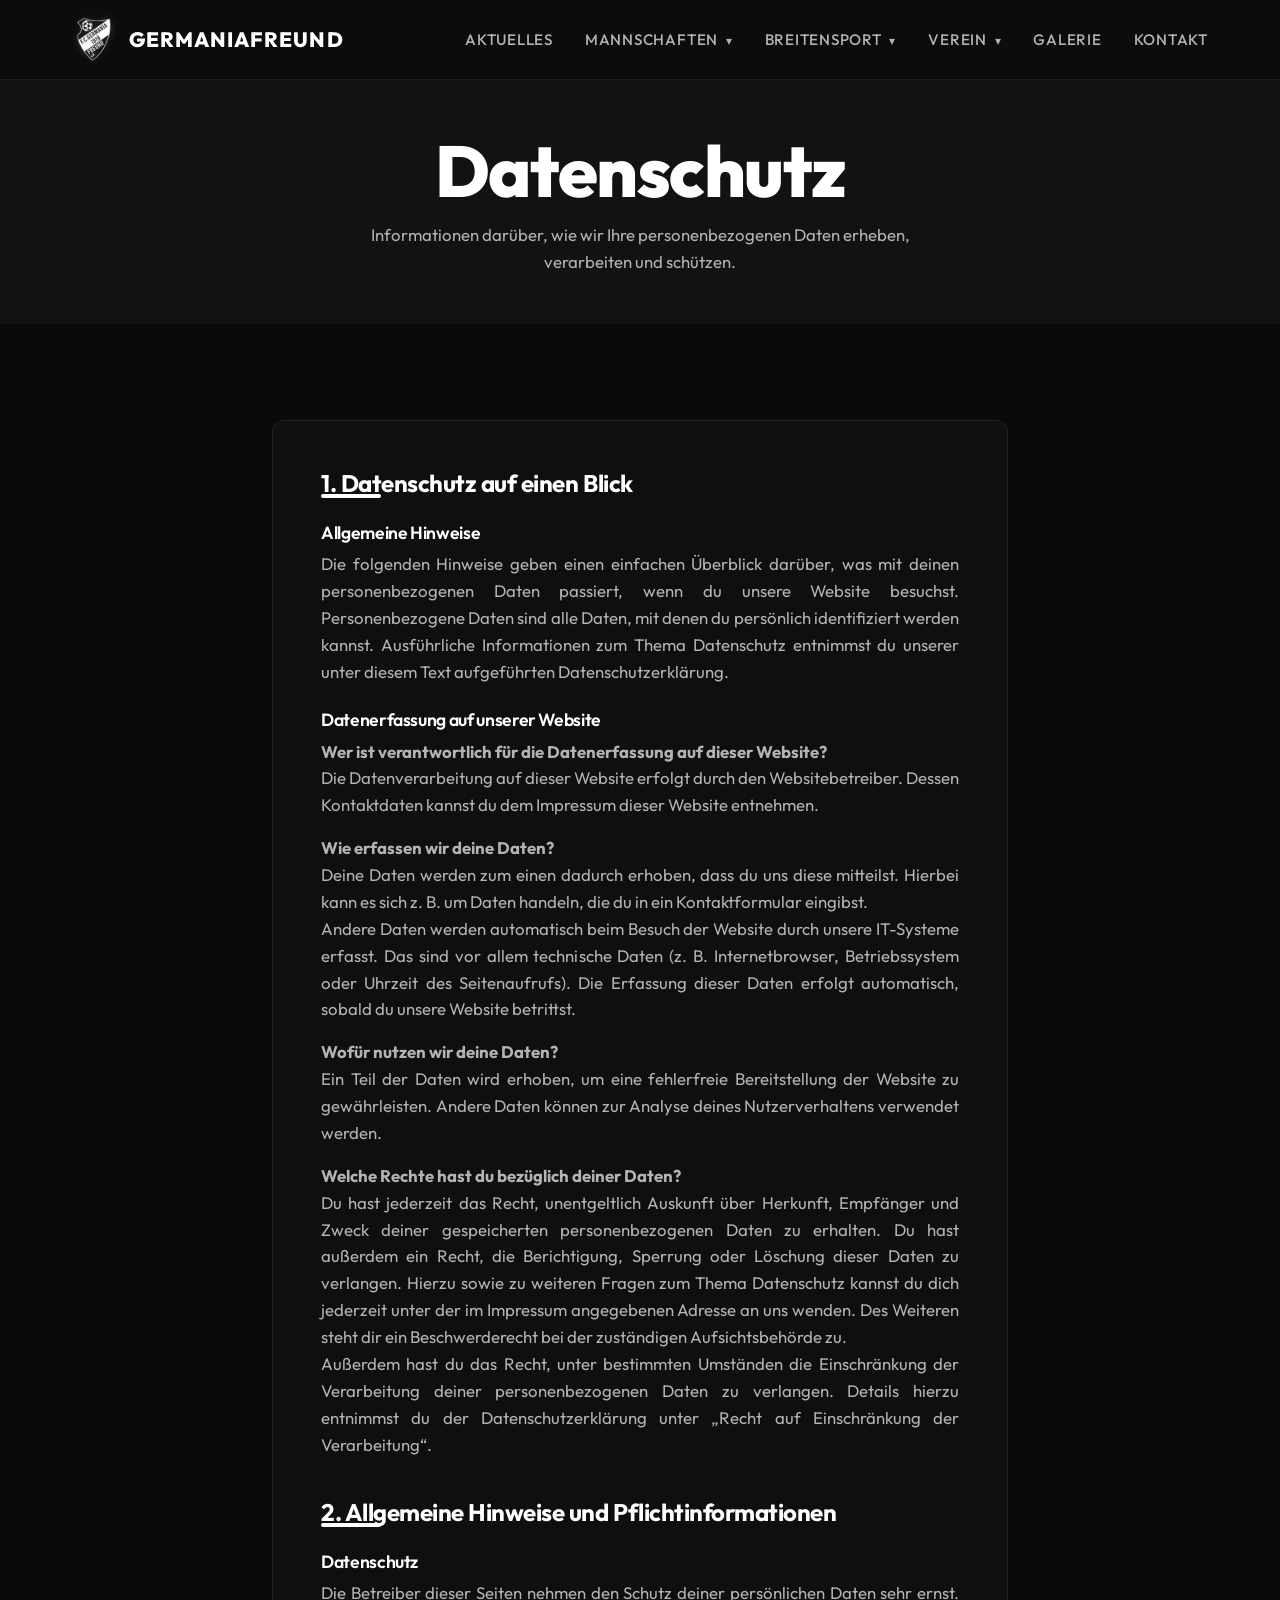
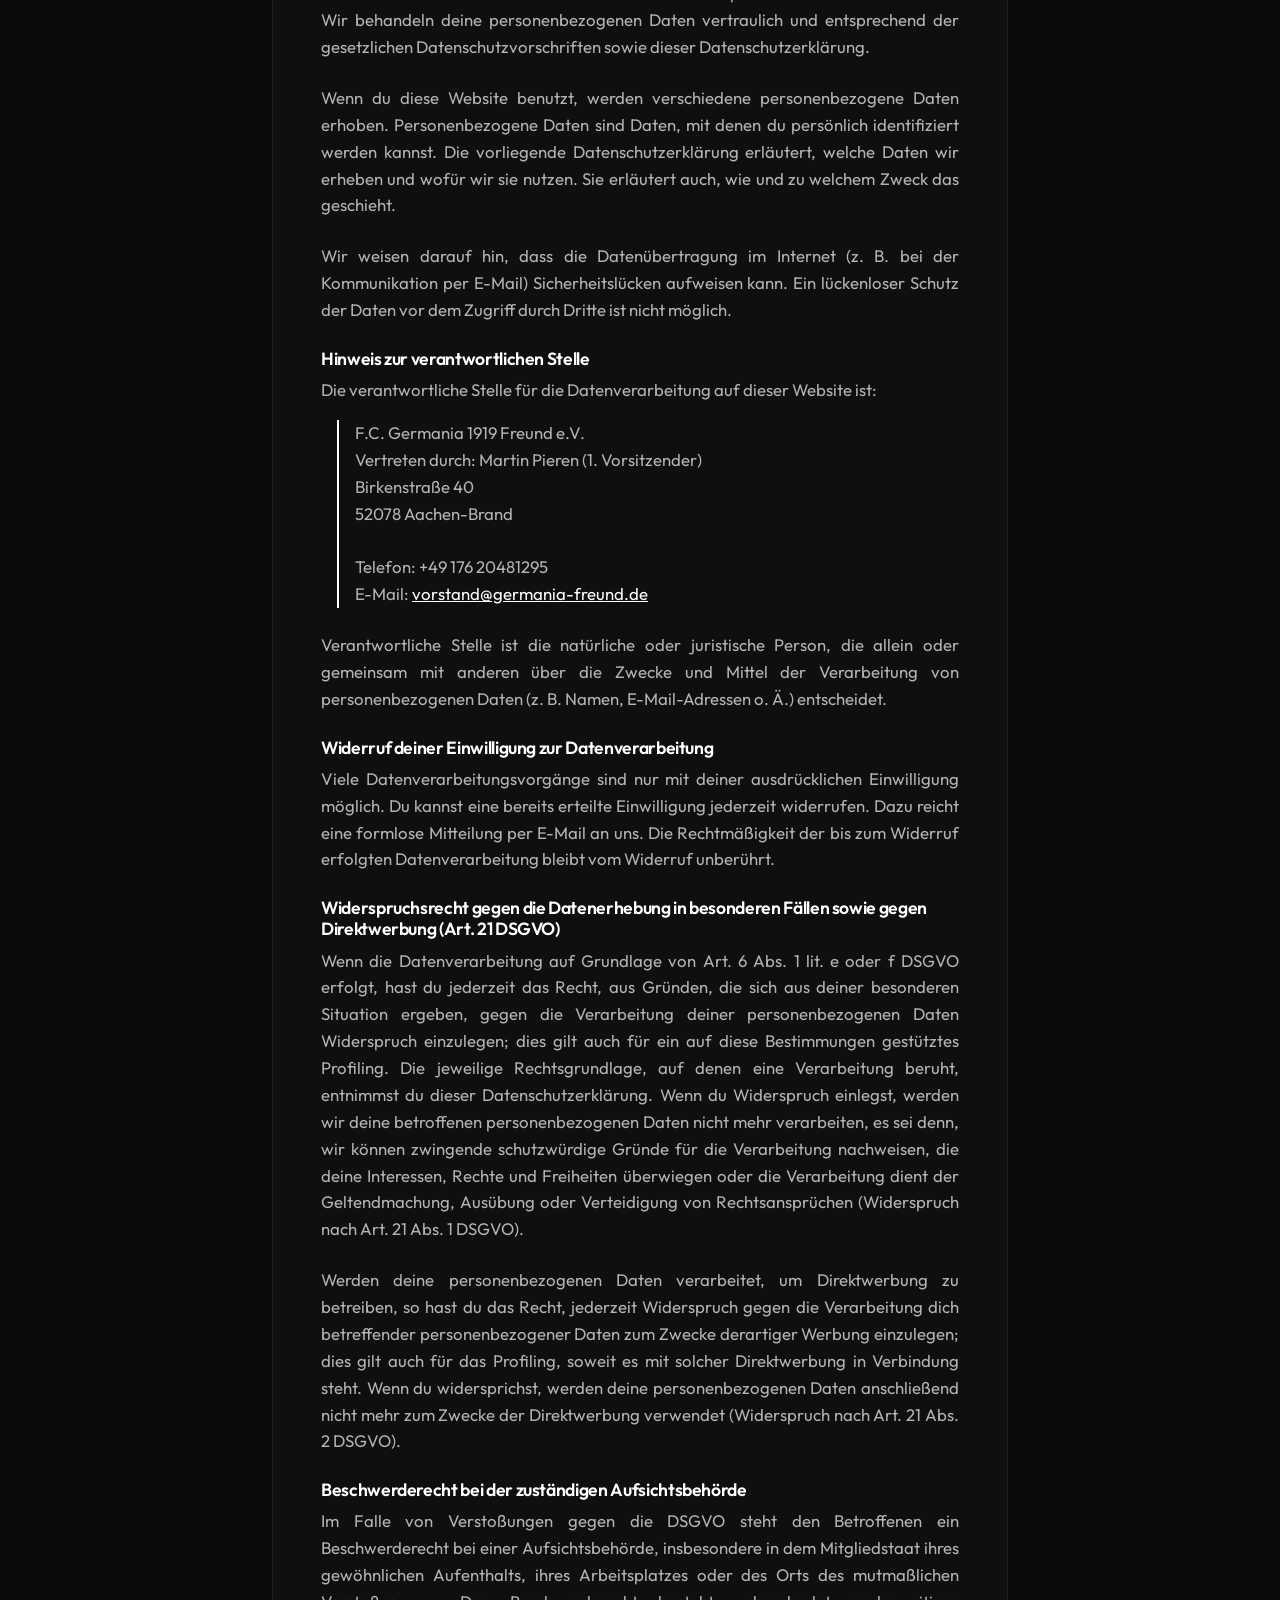
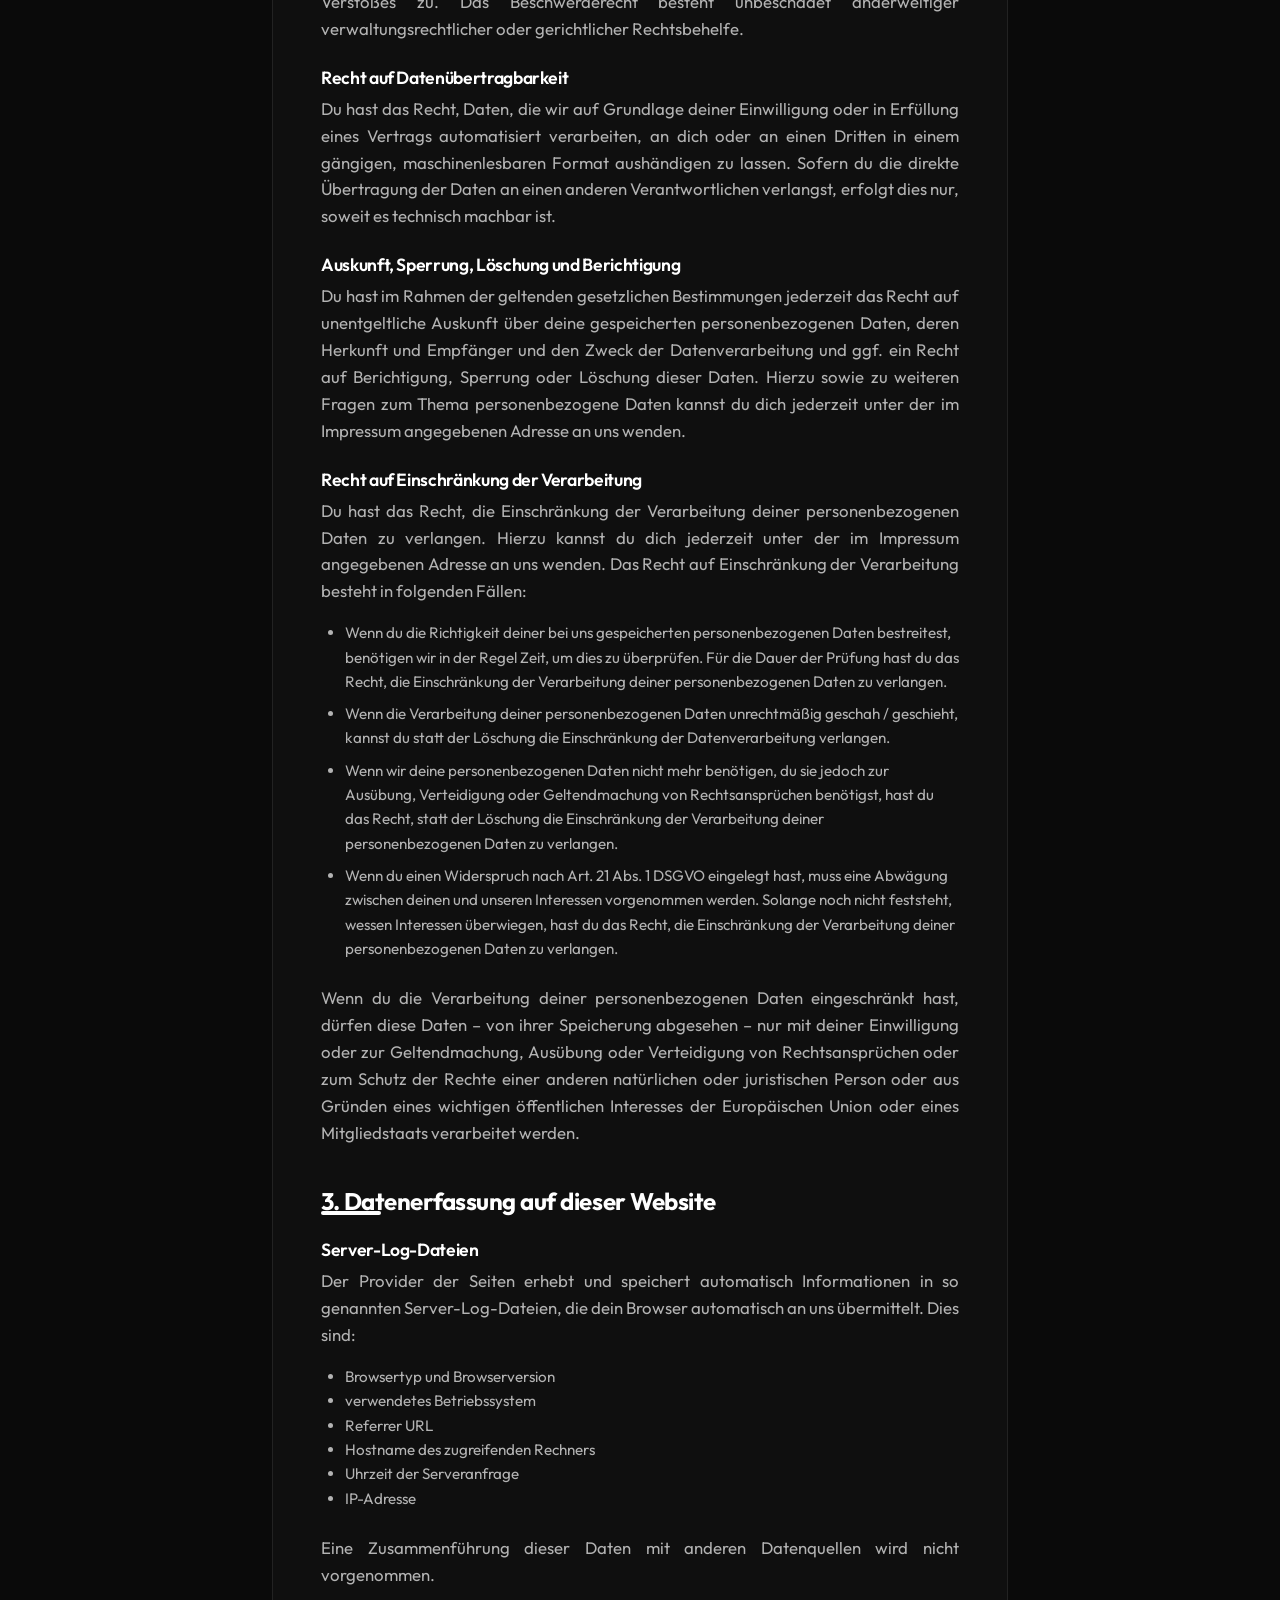
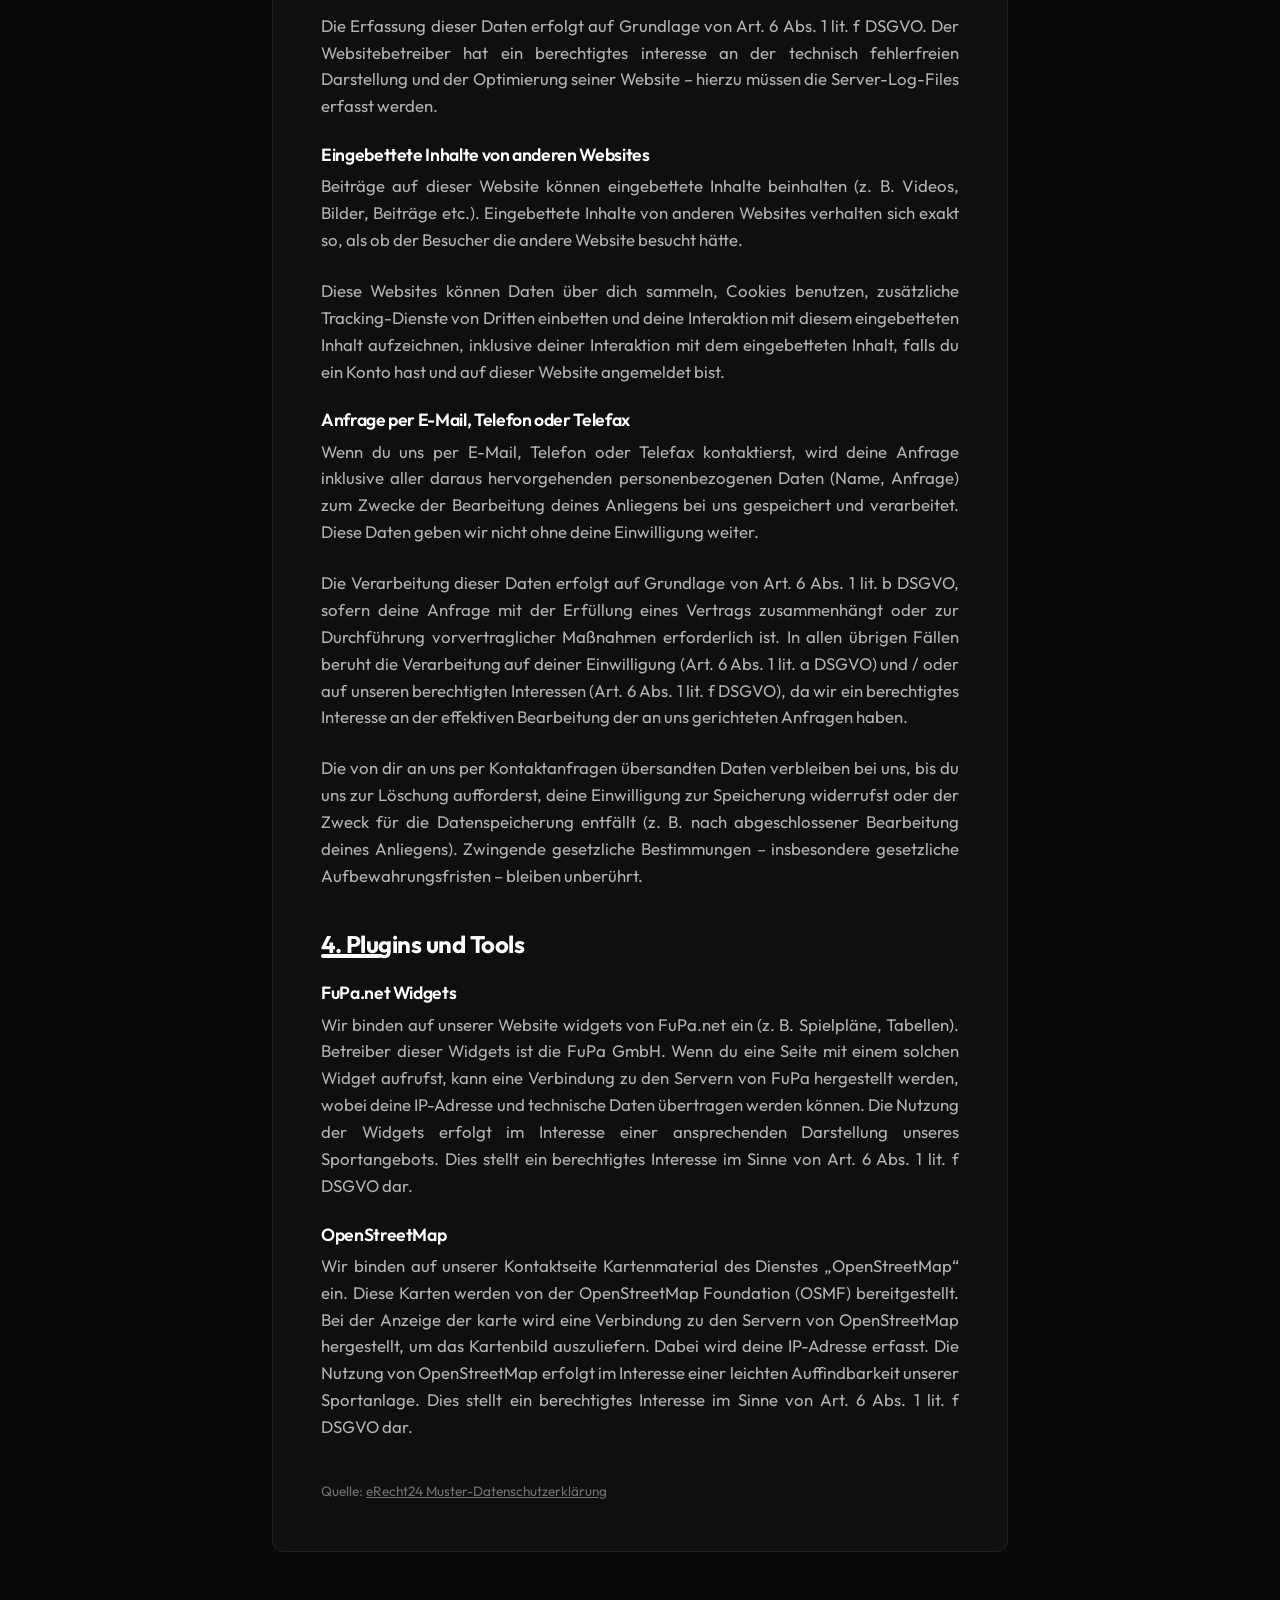
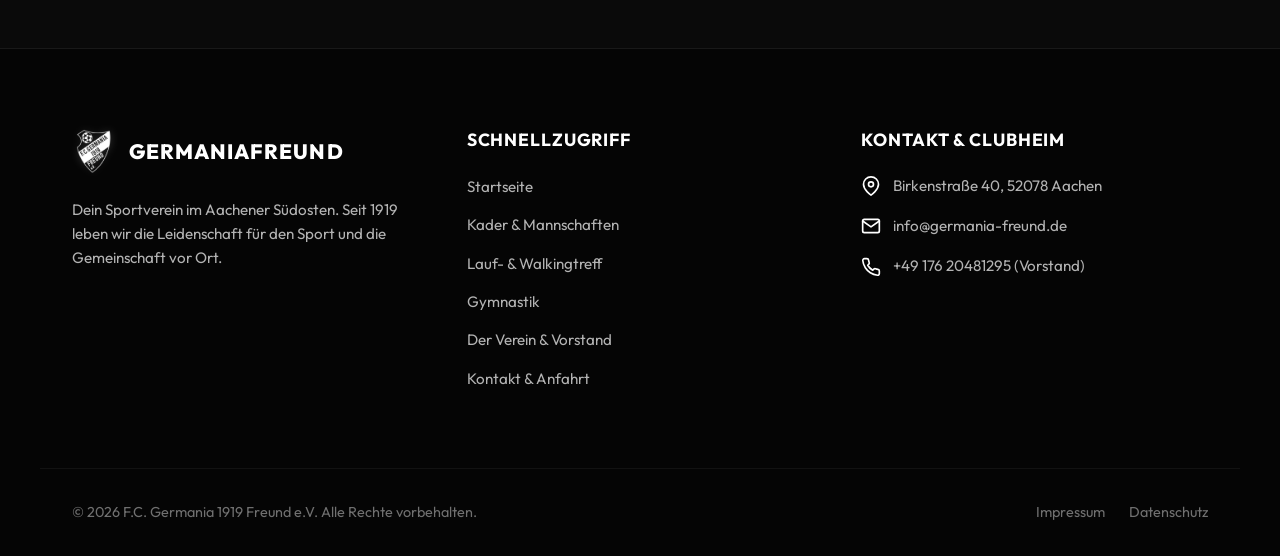
<file: datenschutz.html>
<!DOCTYPE html>
<html lang="de">
<head>
    <meta charset="UTF-8">
    <meta name="viewport" content="width=device-width, initial-scale=1.0">
    <title>Datenschutzerklärung | F.C. Germania 1919 Freund e.V.</title>
    <meta name="description" content="Datenschutzerklärung des F.C. Germania 1919 Freund e.V. Informationen zum Schutz Ihrer persönlichen Daten nach der DSGVO.">
    <link rel="stylesheet" href="css/style.css?v=1.7">
    <link rel="icon" type="image/png" href="Bilder/Allgemein/Logo.png">
</head>
<body>

    <!-- --- HEADER / NAVIGATION --- -->
    <header class="header">
        <div class="container nav-container">
            <a href="index.html" class="logo">
                <img src="Bilder/Allgemein/Logo.png" alt="Germania Freund Logo" class="logo-icon" onerror="this.src='QR_Code_Homepage.png';">
                <div class="logo-text">Germania<span>Freund</span></div>
            </a>
            
            <nav>
                <ul class="nav-links">
                    <li><a href="index.html#aktuelles" class="nav-link">Aktuelles</a></li>
                    <li class="dropdown">
                        <a href="mannschaften.html" class="nav-link dropdown-toggle">Mannschaften <span class="arrow">&#9662;</span></a>
                        <ul class="dropdown-menu">
                            <li><a href="mannschaften.html" style="font-weight: 600;">Übersicht</a></li>
                            <li class="dropdown-divider"></li>
                            <li class="dropdown-header">Senioren</li>
                            <li><a href="erste-mannschaft.html">1. Herren</a></li>
                            <li><a href="zweite-mannschaft.html">2. Herren</a></li>
                            <li><a href="frauenmannschaft.html">1. Damen</a></li>
                            <li class="dropdown-divider"></li>
                            <li class="dropdown-header">Junioren</li>
                            <li><a href="mannschaften.html#jugend">Jugendteams</a></li>
                        </ul>
                    </li>
                                        <li class="dropdown">
                        <a href="laufgruppe.html" class="nav-link dropdown-toggle">Breitensport <span class="arrow">&#9662;</span></a>
                        <ul class="dropdown-menu">
                            <li><a href="laufgruppe.html">Lauf- &amp; Walkingtreff</a></li>
                            <li><a href="gymnastik.html">Gymnastik</a></li>
                        </ul>
                    </li>
                    <li class="dropdown">
                        <a href="verein.html" class="nav-link dropdown-toggle">Verein <span class="arrow">&#9662;</span></a>
                        <ul class="dropdown-menu">
                            <li><a href="verein.html" style="font-weight: 600;">Übersicht</a></li>
                            <li class="dropdown-divider"></li>
                            <li><a href="verein.html#ueber-uns">Über Uns</a></li>
                            <li><a href="verein.html#mitgliedschaft">Mitgliedschaft</a></li>
                            <li><a href="verein.html#vorstand">Der Vorstand</a></li>
                            <li><a href="verein.html#geschichte">Geschichte</a></li>
                            <li><a href="verein.html#camps">Fußball-Camps</a></li>
                        </ul>
                    </li>
                    <li><a href="galerie.html" class="nav-link">Galerie</a></li>
                    <li><a href="kontakt.html" class="nav-link">Kontakt</a></li>
                </ul>
            </nav>
            
            <button class="burger" aria-label="Menü öffnen">
                <span class="burger-line"></span>
                <span class="burger-line"></span>
                <span class="burger-line"></span>
            </button>
        </div>
    </header>

    <!-- --- PAGE HEADER --- -->
    <section class="section section-bg" style="padding-top: calc(var(--header-height) + 3rem); padding-bottom: 3rem;">
        <div class="container">
            <h1 class="text-center text-gradient" style="margin-bottom: 0.5rem;">Datenschutz</h1>
            <p class="text-center text-muted" style="max-width: 600px; margin: 0 auto;">Informationen darüber, wie wir Ihre personenbezogenen Daten erheben, verarbeiten und schützen.</p>
        </div>
    </section>

    <!-- --- DATENSCHUTZ CONTEN --- -->
	<section class="section">
        <div class="container" style="max-width: 800px;">
            <div class="card reveal" style="padding: 3rem; font-size: 0.95rem;">
                <h2 class="text-accent" style="font-size: 1.5rem; margin-bottom: 1rem; border-bottom: none; padding-bottom: 0;">1. Datenschutz auf einen Blick</h2>
                
                <h3 style="font-size: 1.1rem; margin-top: 1.5rem; margin-bottom: 0.5rem;">Allgemeine Hinweise</h3>
                <p style="line-height: 1.6; margin-bottom: 1.5rem; text-align: justify;">
                    Die folgenden Hinweise geben einen einfachen Überblick darüber, was mit deinen personenbezogenen Daten passiert, wenn du unsere Website besuchst. Personenbezogene Daten sind alle Daten, mit denen du persönlich identifiziert werden kannst. Ausführliche Informationen zum Thema Datenschutz entnimmst du unserer unter diesem Text aufgeführten Datenschutzerklärung.
                </p>
                
                <h3 style="font-size: 1.1rem; margin-top: 1.5rem; margin-bottom: 0.5rem;">Datenerfassung auf unserer Website</h3>
                <p style="line-height: 1.6; margin-bottom: 1rem;">
                    <strong>Wer ist verantwortlich für die Datenerfassung auf dieser Website?</strong><br>
                    Die Datenverarbeitung auf dieser Website erfolgt durch den Websitebetreiber. Dessen Kontaktdaten kannst du dem Impressum dieser Website entnehmen.
                </p>
                <p style="line-height: 1.6; margin-bottom: 1rem; text-align: justify;">
                    <strong>Wie erfassen wir deine Daten?</strong><br>
                    Deine Daten werden zum einen dadurch erhoben, dass du uns diese mitteilst. Hierbei kann es sich z. B. um Daten handeln, die du in ein Kontaktformular eingibst.<br>
                    Andere Daten werden automatisch beim Besuch der Website durch unsere IT-Systeme erfasst. Das sind vor allem technische Daten (z. B. Internetbrowser, Betriebssystem oder Uhrzeit des Seitenaufrufs). Die Erfassung dieser Daten erfolgt automatisch, sobald du unsere Website betrittst.
                </p>
                <p style="line-height: 1.6; margin-bottom: 1rem; text-align: justify;">
                    <strong>Wofür nutzen wir deine Daten?</strong><br>
                    Ein Teil der Daten wird erhoben, um eine fehlerfreie Bereitstellung der Website zu gewährleisten. Andere Daten können zur Analyse deines Nutzerverhaltens verwendet werden.
                </p>
                <p style="line-height: 1.6; margin-bottom: 1.5rem; text-align: justify;">
                    <strong>Welche Rechte hast du bezüglich deiner Daten?</strong><br>
                    Du hast jederzeit das Recht, unentgeltlich Auskunft über Herkunft, Empfänger und Zweck deiner gespeicherten personenbezogenen Daten zu erhalten. Du hast außerdem ein Recht, die Berichtigung, Sperrung oder Löschung dieser Daten zu verlangen. Hierzu sowie zu weiteren Fragen zum Thema Datenschutz kannst du dich jederzeit unter der im Impressum angegebenen Adresse an uns wenden. Des Weiteren steht dir ein Beschwerderecht bei der zuständigen Aufsichtsbehörde zu.<br>
                    Außerdem hast du das Recht, unter bestimmten Umständen die Einschränkung der Verarbeitung deiner personenbezogenen Daten zu verlangen. Details hierzu entnimmst du der Datenschutzerklärung unter „Recht auf Einschränkung der Verarbeitung“.
                </p>
                
                <h2 class="text-accent" style="font-size: 1.5rem; margin-top: 2.5rem; margin-bottom: 1rem; border-bottom: none; padding-bottom: 0;">2. Allgemeine Hinweise und Pflichtinformationen</h2>
                
                <h3 style="font-size: 1.1rem; margin-top: 1.5rem; margin-bottom: 0.5rem;">Datenschutz</h3>
                <p style="line-height: 1.6; margin-bottom: 1.5rem; text-align: justify;">
                    Die Betreiber dieser Seiten nehmen den Schutz deiner persönlichen Daten sehr ernst. Wir behandeln deine personenbezogenen Daten vertraulich und entsprechend der gesetzlichen Datenschutzvorschriften sowie dieser Datenschutzerklärung.
                </p>
                <p style="line-height: 1.6; margin-bottom: 1.5rem; text-align: justify;">
                    Wenn du diese Website benutzt, werden verschiedene personenbezogene Daten erhoben. Personenbezogene Daten sind Daten, mit denen du persönlich identifiziert werden kannst. Die vorliegende Datenschutzerklärung erläutert, welche Daten wir erheben und wofür wir sie nutzen. Sie erläutert auch, wie und zu welchem Zweck das geschieht.
                </p>
                <p style="line-height: 1.6; margin-bottom: 1.5rem; text-align: justify;">
                    Wir weisen darauf hin, dass die Datenübertragung im Internet (z. B. bei der Kommunikation per E-Mail) Sicherheitslücken aufweisen kann. Ein lückenloser Schutz der Daten vor dem Zugriff durch Dritte ist nicht möglich.
                </p>
                
                <h3 style="font-size: 1.1rem; margin-top: 1.5rem; margin-bottom: 0.5rem;">Hinweis zur verantwortlichen Stelle</h3>
                <p style="line-height: 1.6; margin-bottom: 1rem;">
                    Die verantwortliche Stelle für die Datenverarbeitung auf dieser Website ist:
                </p>
                <p style="margin-left: 1rem; padding-left: 1rem; border-left: 2px solid var(--accent); margin-bottom: 1.5rem; line-height: 1.6;">
                    F.C. Germania 1919 Freund e.V.<br>
                    Vertreten durch: Martin Pieren (1. Vorsitzender)<br>
                    Birkenstraße 40<br>
                    52078 Aachen-Brand<br><br>
                    Telefon: +49 176 20481295<br>
                    E-Mail: <a href="mailto:vorstand@germania-freund.de" style="color:var(--accent); text-decoration:underline;">vorstand@germania-freund.de</a>
                </p>
                <p style="line-height: 1.6; margin-bottom: 1.5rem; text-align: justify;">
                    Verantwortliche Stelle ist die natürliche oder juristische Person, die allein oder gemeinsam mit anderen über die Zwecke und Mittel der Verarbeitung von personenbezogenen Daten (z. B. Namen, E-Mail-Adressen o. Ä.) entscheidet.
                </p>
                
                <h3 style="font-size: 1.1rem; margin-top: 1.5rem; margin-bottom: 0.5rem;">Widerruf deiner Einwilligung zur Datenverarbeitung</h3>
                <p style="line-height: 1.6; margin-bottom: 1.5rem; text-align: justify;">
                    Viele Datenverarbeitungsvorgänge sind nur mit deiner ausdrücklichen Einwilligung möglich. Du kannst eine bereits erteilte Einwilligung jederzeit widerrufen. Dazu reicht eine formlose Mitteilung per E-Mail an uns. Die Rechtmäßigkeit der bis zum Widerruf erfolgten Datenverarbeitung bleibt vom Widerruf unberührt.
                </p>
                
                <h3 style="font-size: 1.1rem; margin-top: 1.5rem; margin-bottom: 0.5rem;">Widerspruchsrecht gegen die Datenerhebung in besonderen Fällen sowie gegen Direktwerbung (Art. 21 DSGVO)</h3>
                <p style="line-height: 1.6; margin-bottom: 1.5rem; text-align: justify;">
                    Wenn die Datenverarbeitung auf Grundlage von Art. 6 Abs. 1 lit. e oder f DSGVO erfolgt, hast du jederzeit das Recht, aus Gründen, die sich aus deiner besonderen Situation ergeben, gegen die Verarbeitung deiner personenbezogenen Daten Widerspruch einzulegen; dies gilt auch für ein auf diese Bestimmungen gestütztes Profiling. Die jeweilige Rechtsgrundlage, auf denen eine Verarbeitung beruht, entnimmst du dieser Datenschutzerklärung. Wenn du Widerspruch einlegst, werden wir deine betroffenen personenbezogenen Daten nicht mehr verarbeiten, es sei denn, wir können zwingende schutzwürdige Gründe für die Verarbeitung nachweisen, die deine Interessen, Rechte und Freiheiten überwiegen oder die Verarbeitung dient der Geltendmachung, Ausübung oder Verteidigung von Rechtsansprüchen (Widerspruch nach Art. 21 Abs. 1 DSGVO).
                </p>
                <p style="line-height: 1.6; margin-bottom: 1.5rem; text-align: justify;">
                    Werden deine personenbezogenen Daten verarbeitet, um Direktwerbung zu betreiben, so hast du das Recht, jederzeit Widerspruch gegen die Verarbeitung dich betreffender personenbezogener Daten zum Zwecke derartiger Werbung einzulegen; dies gilt auch für das Profiling, soweit es mit solcher Direktwerbung in Verbindung steht. Wenn du widersprichst, werden deine personenbezogenen Daten anschließend nicht mehr zum Zwecke der Direktwerbung verwendet (Widerspruch nach Art. 21 Abs. 2 DSGVO).
                </p>
                
                <h3 style="font-size: 1.1rem; margin-top: 1.5rem; margin-bottom: 0.5rem;">Beschwerderecht bei der zuständigen Aufsichtsbehörde</h3>
                <p style="line-height: 1.6; margin-bottom: 1.5rem; text-align: justify;">
                    Im Falle von Verstoßungen gegen die DSGVO steht den Betroffenen ein Beschwerderecht bei einer Aufsichtsbehörde, insbesondere in dem Mitgliedstaat ihres gewöhnlichen Aufenthalts, ihres Arbeitsplatzes oder des Orts des mutmaßlichen Verstoßes zu. Das Beschwerderecht besteht unbeschadet anderweitiger verwaltungsrechtlicher oder gerichtlicher Rechtsbehelfe.
                </p>
                
                <h3 style="font-size: 1.1rem; margin-top: 1.5rem; margin-bottom: 0.5rem;">Recht auf Datenübertragbarkeit</h3>
                <p style="line-height: 1.6; margin-bottom: 1.5rem; text-align: justify;">
                    Du hast das Recht, Daten, die wir auf Grundlage deiner Einwilligung oder in Erfüllung eines Vertrags automatisiert verarbeiten, an dich oder an einen Dritten in einem gängigen, maschinenlesbaren Format aushändigen zu lassen. Sofern du die direkte Übertragung der Daten an einen anderen Verantwortlichen verlangst, erfolgt dies nur, soweit es technisch machbar ist.
                </p>
                
                <h3 style="font-size: 1.1rem; margin-top: 1.5rem; margin-bottom: 0.5rem;">Auskunft, Sperrung, Löschung und Berichtigung</h3>
                <p style="line-height: 1.6; margin-bottom: 1.5rem; text-align: justify;">
                    Du hast im Rahmen der geltenden gesetzlichen Bestimmungen jederzeit das Recht auf unentgeltliche Auskunft über deine gespeicherten personenbezogenen Daten, deren Herkunft und Empfänger und den Zweck der Datenverarbeitung und ggf. ein Recht auf Berichtigung, Sperrung oder Löschung dieser Daten. Hierzu sowie zu weiteren Fragen zum Thema personenbezogene Daten kannst du dich jederzeit unter der im Impressum angegebenen Adresse an uns wenden.
                </p>
                
                <h3 style="font-size: 1.1rem; margin-top: 1.5rem; margin-bottom: 0.5rem;">Recht auf Einschränkung der Verarbeitung</h3>
                <p style="line-height: 1.6; margin-bottom: 1rem; text-align: justify;">
                    Du hast das Recht, die Einschränkung der Verarbeitung deiner personenbezogenen Daten zu verlangen. Hierzu kannst du dich jederzeit unter der im Impressum angegebenen Adresse an uns wenden. Das Recht auf Einschränkung der Verarbeitung besteht in folgenden Fällen:
                </p>
                <ul style="margin-left: 1.5rem; margin-bottom: 1.5rem; color: var(--text-secondary); line-height: 1.6;">
                    <li style="margin-bottom: 0.5rem;">Wenn du die Richtigkeit deiner bei uns gespeicherten personenbezogenen Daten bestreitest, benötigen wir in der Regel Zeit, um dies zu überprüfen. Für die Dauer der Prüfung hast du das Recht, die Einschränkung der Verarbeitung deiner personenbezogenen Daten zu verlangen.</li>
                    <li style="margin-bottom: 0.5rem;">Wenn die Verarbeitung deiner personenbezogenen Daten unrechtmäßig geschah / geschieht, kannst du statt der Löschung die Einschränkung der Datenverarbeitung verlangen.</li>
                    <li style="margin-bottom: 0.5rem;">Wenn wir deine personenbezogenen Daten nicht mehr benötigen, du sie jedoch zur Ausübung, Verteidigung oder Geltendmachung von Rechtsansprüchen benötigst, hast du das Recht, statt der Löschung die Einschränkung der Verarbeitung deiner personenbezogenen Daten zu verlangen.</li>
                    <li style="margin-bottom: 0.5rem;">Wenn du einen Widerspruch nach Art. 21 Abs. 1 DSGVO eingelegt hast, muss eine Abwägung zwischen deinen und unseren Interessen vorgenommen werden. Solange noch nicht feststeht, wessen Interessen überwiegen, hast du das Recht, die Einschränkung der Verarbeitung deiner personenbezogenen Daten zu verlangen.</li>
                </ul>
                <p style="line-height: 1.6; margin-bottom: 1.5rem; text-align: justify;">
                    Wenn du die Verarbeitung deiner personenbezogenen Daten eingeschränkt hast, dürfen diese Daten – von ihrer Speicherung abgesehen – nur mit deiner Einwilligung oder zur Geltendmachung, Ausübung oder Verteidigung von Rechtsansprüchen oder zum Schutz der Rechte einer anderen natürlichen oder juristischen Person oder aus Gründen eines wichtigen öffentlichen Interesses der Europäischen Union oder eines Mitgliedstaats verarbeitet werden.
                </p>
                
                <h2 class="text-accent" style="font-size: 1.5rem; margin-top: 2.5rem; margin-bottom: 1rem; border-bottom: none; padding-bottom: 0;">3. Datenerfassung auf dieser Website</h2>
                
                <h3 style="font-size: 1.1rem; margin-top: 1.5rem; margin-bottom: 0.5rem;">Server-Log-Dateien</h3>
                <p style="line-height: 1.6; margin-bottom: 1rem; text-align: justify;">
                    Der Provider der Seiten erhebt und speichert automatisch Informationen in so genannten Server-Log-Dateien, die dein Browser automatisch an uns übermittelt. Dies sind:
                </p>
                <ul style="margin-left: 1.5rem; margin-bottom: 1.5rem; color: var(--text-secondary); line-height: 1.6;">
                    <li>Browsertyp und Browserversion</li>
                    <li>verwendetes Betriebssystem</li>
                    <li>Referrer URL</li>
                    <li>Hostname des zugreifenden Rechners</li>
                    <li>Uhrzeit der Serveranfrage</li>
                    <li>IP-Adresse</li>
                </ul>
                <p style="line-height: 1.6; margin-bottom: 1.5rem; text-align: justify;">
                    Eine Zusammenführung dieser Daten mit anderen Datenquellen wird nicht vorgenommen.
                </p>
                <p style="line-height: 1.6; margin-bottom: 1.5rem; text-align: justify;">
                    Die Erfassung dieser Daten erfolgt auf Grundlage von Art. 6 Abs. 1 lit. f DSGVO. Der Websitebetreiber hat ein berechtigtes interesse an der technisch fehlerfreien Darstellung und der Optimierung seiner Website – hierzu müssen die Server-Log-Files erfasst werden.
                </p>
                
                <h3 style="font-size: 1.1rem; margin-top: 1.5rem; margin-bottom: 0.5rem;">Eingebettete Inhalte von anderen Websites</h3>
                <p style="line-height: 1.6; margin-bottom: 1.5rem; text-align: justify;">
                    Beiträge auf dieser Website können eingebettete Inhalte beinhalten (z. B. Videos, Bilder, Beiträge etc.). Eingebettete Inhalte von anderen Websites verhalten sich exakt so, als ob der Besucher die andere Website besucht hätte.
                </p>
                <p style="line-height: 1.6; margin-bottom: 1.5rem; text-align: justify;">
                    Diese Websites können Daten über dich sammeln, Cookies benutzen, zusätzliche Tracking-Dienste von Dritten einbetten und deine Interaktion mit diesem eingebetteten Inhalt aufzeichnen, inklusive deiner Interaktion mit dem eingebetteten Inhalt, falls du ein Konto hast und auf dieser Website angemeldet bist.
                </p>
                
                <h3 style="font-size: 1.1rem; margin-top: 1.5rem; margin-bottom: 0.5rem;">Anfrage per E-Mail, Telefon oder Telefax</h3>
                <p style="line-height: 1.6; margin-bottom: 1.5rem; text-align: justify;">
                    Wenn du uns per E-Mail, Telefon oder Telefax kontaktierst, wird deine Anfrage inklusive aller daraus hervorgehenden personenbezogenen Daten (Name, Anfrage) zum Zwecke der Bearbeitung deines Anliegens bei uns gespeichert und verarbeitet. Diese Daten geben wir nicht ohne deine Einwilligung weiter.
                </p>
                <p style="line-height: 1.6; margin-bottom: 1.5rem; text-align: justify;">
                    Die Verarbeitung dieser Daten erfolgt auf Grundlage von Art. 6 Abs. 1 lit. b DSGVO, sofern deine Anfrage mit der Erfüllung eines Vertrags zusammenhängt oder zur Durchführung vorvertraglicher Maßnahmen erforderlich ist. In allen übrigen Fällen beruht die Verarbeitung auf deiner Einwilligung (Art. 6 Abs. 1 lit. a DSGVO) und / oder auf unseren berechtigten Interessen (Art. 6 Abs. 1 lit. f DSGVO), da wir ein berechtigtes Interesse an der effektiven Bearbeitung der an uns gerichteten Anfragen haben.
                </p>
                <p style="line-height: 1.6; margin-bottom: 1.5rem; text-align: justify;">
                    Die von dir an uns per Kontaktanfragen übersandten Daten verbleiben bei uns, bis du uns zur Löschung aufforderst, deine Einwilligung zur Speicherung widerrufst oder der Zweck für die Datenspeicherung entfällt (z. B. nach abgeschlossener Bearbeitung deines Anliegens). Zwingende gesetzliche Bestimmungen – insbesondere gesetzliche Aufbewahrungsfristen – bleiben unberührt.
                </p>
                
                <h2 class="text-accent" style="font-size: 1.5rem; margin-top: 2.5rem; margin-bottom: 1rem; border-bottom: none; padding-bottom: 0;">4. Plugins und Tools</h2>
                
                <h3 style="font-size: 1.1rem; margin-top: 1.5rem; margin-bottom: 0.5rem;">FuPa.net Widgets</h3>
                <p style="line-height: 1.6; margin-bottom: 1.5rem; text-align: justify;">
                    Wir binden auf unserer Website widgets von FuPa.net ein (z. B. Spielpläne, Tabellen). Betreiber dieser Widgets ist die FuPa GmbH. Wenn du eine Seite mit einem solchen Widget aufrufst, kann eine Verbindung zu den Servern von FuPa hergestellt werden, wobei deine IP-Adresse und technische Daten übertragen werden können. Die Nutzung der Widgets erfolgt im Interesse einer ansprechenden Darstellung unseres Sportangebots. Dies stellt ein berechtigtes Interesse im Sinne von Art. 6 Abs. 1 lit. f DSGVO dar.
                </p>
                
                <h3 style="font-size: 1.1rem; margin-top: 1.5rem; margin-bottom: 0.5rem;">OpenStreetMap</h3>
                <p style="line-height: 1.6; margin-bottom: 1.5rem; text-align: justify;">
                    Wir binden auf unserer Kontaktseite Kartenmaterial des Dienstes „OpenStreetMap“ ein. Diese Karten werden von der OpenStreetMap Foundation (OSMF) bereitgestellt. Bei der Anzeige der karte wird eine Verbindung zu den Servern von OpenStreetMap hergestellt, um das Kartenbild auszuliefern. Dabei wird deine IP-Adresse erfasst. Die Nutzung von OpenStreetMap erfolgt im Interesse einer leichten Auffindbarkeit unserer Sportanlage. Dies stellt ein berechtigtes Interesse im Sinne von Art. 6 Abs. 1 lit. f DSGVO dar.
                </p>
                
                <p style="margin-top: 2.5rem; margin-bottom: 0; font-size: 0.85rem; color: var(--text-muted);">
                    Quelle: <a href="https://www.e-recht24.de/muster-datenschutzerklaerung.html" target="_blank" rel="noopener noreferrer" style="color: var(--text-muted); text-decoration: underline;">eRecht24 Muster-Datenschutzerklärung</a>
                </p>
            </div>
        </div>
    </section>

    <!-- --- FOOTER --- -->
    <footer class="footer">
        <div class="container footer-grid">
            <div>
                <a href="index.html" class="logo" style="margin-bottom: 1.5rem;">
                    <img src="Bilder/Allgemein/Logo.png" alt="Germania Freund Logo" class="logo-icon" onerror="this.src='QR_Code_Homepage.png';">
                    <div class="logo-text">Germania<span>Freund</span></div>
                </a>
                <p class="footer-col-desc">Dein Sportverein im Aachener Südosten. Seit 1919 leben wir die Leidenschaft für den Sport und die Gemeinschaft vor Ort.</p>
            </div>
            
            <div>
                <h4 class="footer-col-title">Schnellzugriff</h4>
                <ul class="footer-links">
                    <li class="footer-link-item"><a href="index.html">Startseite</a></li>
                    <li class="footer-link-item"><a href="mannschaften.html">Kader & Mannschaften</a></li>
                                        <li class="footer-link-item"><a href="laufgruppe.html">Lauf- &amp; Walkingtreff</a></li>
                    <li class="footer-link-item"><a href="gymnastik.html">Gymnastik</a></li>
                    <li class="footer-link-item"><a href="verein.html">Der Verein & Vorstand</a></li>
                    <li class="footer-link-item"><a href="kontakt.html">Kontakt & Anfahrt</a></li>
                </ul>
            </div>
            
            <div>
                <h4 class="footer-col-title">Kontakt & Clubheim</h4>
                <div class="footer-contact-item">
                    <svg viewBox="0 0 24 24" fill="none" stroke="currentColor" stroke-width="2" stroke-linecap="round" stroke-linejoin="round"><path d="M21 10c0 7-9 13-9 13s-9-6-9-13a9 9 0 0 1 18 0z"></path><circle cx="12" cy="10" r="3"></circle></svg>
                    <span>Birkenstraße 40, 52078 Aachen</span>
                </div>
                <div class="footer-contact-item">
                    <svg viewBox="0 0 24 24" fill="none" stroke="currentColor" stroke-width="2" stroke-linecap="round" stroke-linejoin="round"><path d="M4 4h16c1.1 0 2 .9 2 2v12c0 1.1-.9 2-2 2H4c-1.1 0-2-.9-2-2V6c0-1.1.9-2 2-2z"></path><polyline points="22,6 12,13 2,6"></polyline></svg>
                    <span>info@germania-freund.de</span>
                </div>
                <div class="footer-contact-item">
                    <svg viewBox="0 0 24 24" fill="none" stroke="currentColor" stroke-width="2" stroke-linecap="round" stroke-linejoin="round"><path d="M22 16.92v3a2 2 0 0 1-2.18 2 19.79 19.79 0 0 1-8.63-3.07 19.5 19.5 0 0 1-6-6 19.79 19.79 0 0 1-3.07-8.67A2 2 0 0 1 4.11 2h3a2 2 0 0 1 2 1.72 12.84 12.84 0 0 0 .7 2.81 2 2 0 0 1-.45 2.11L8.09 9.91a16 16 0 0 0 6 6l1.27-1.27a2 2 0 0 1 2.11-.45 12.84 12.84 0 0 0 2.81.7A2 2 0 0 1 22 16.92z"></path></svg>
                    <span>+49 176 20481295 (Vorstand)</span>
                </div>
            </div>
        </div>
        
        <div class="container footer-bottom">
            <div>
                &copy; <span id="current-year">2026</span> F.C. Germania 1919 Freund e.V. Alle Rechte vorbehalten.
            </div>
            <div class="footer-legal-links">
                <a href="impressum.html">Impressum</a>
                <a href="datenschutz.html">Datenschutz</a>
            </div>
        </div>
    </footer>

    <script src="js/main.js?v=1.7"></script>
</body>
</html>
</file>
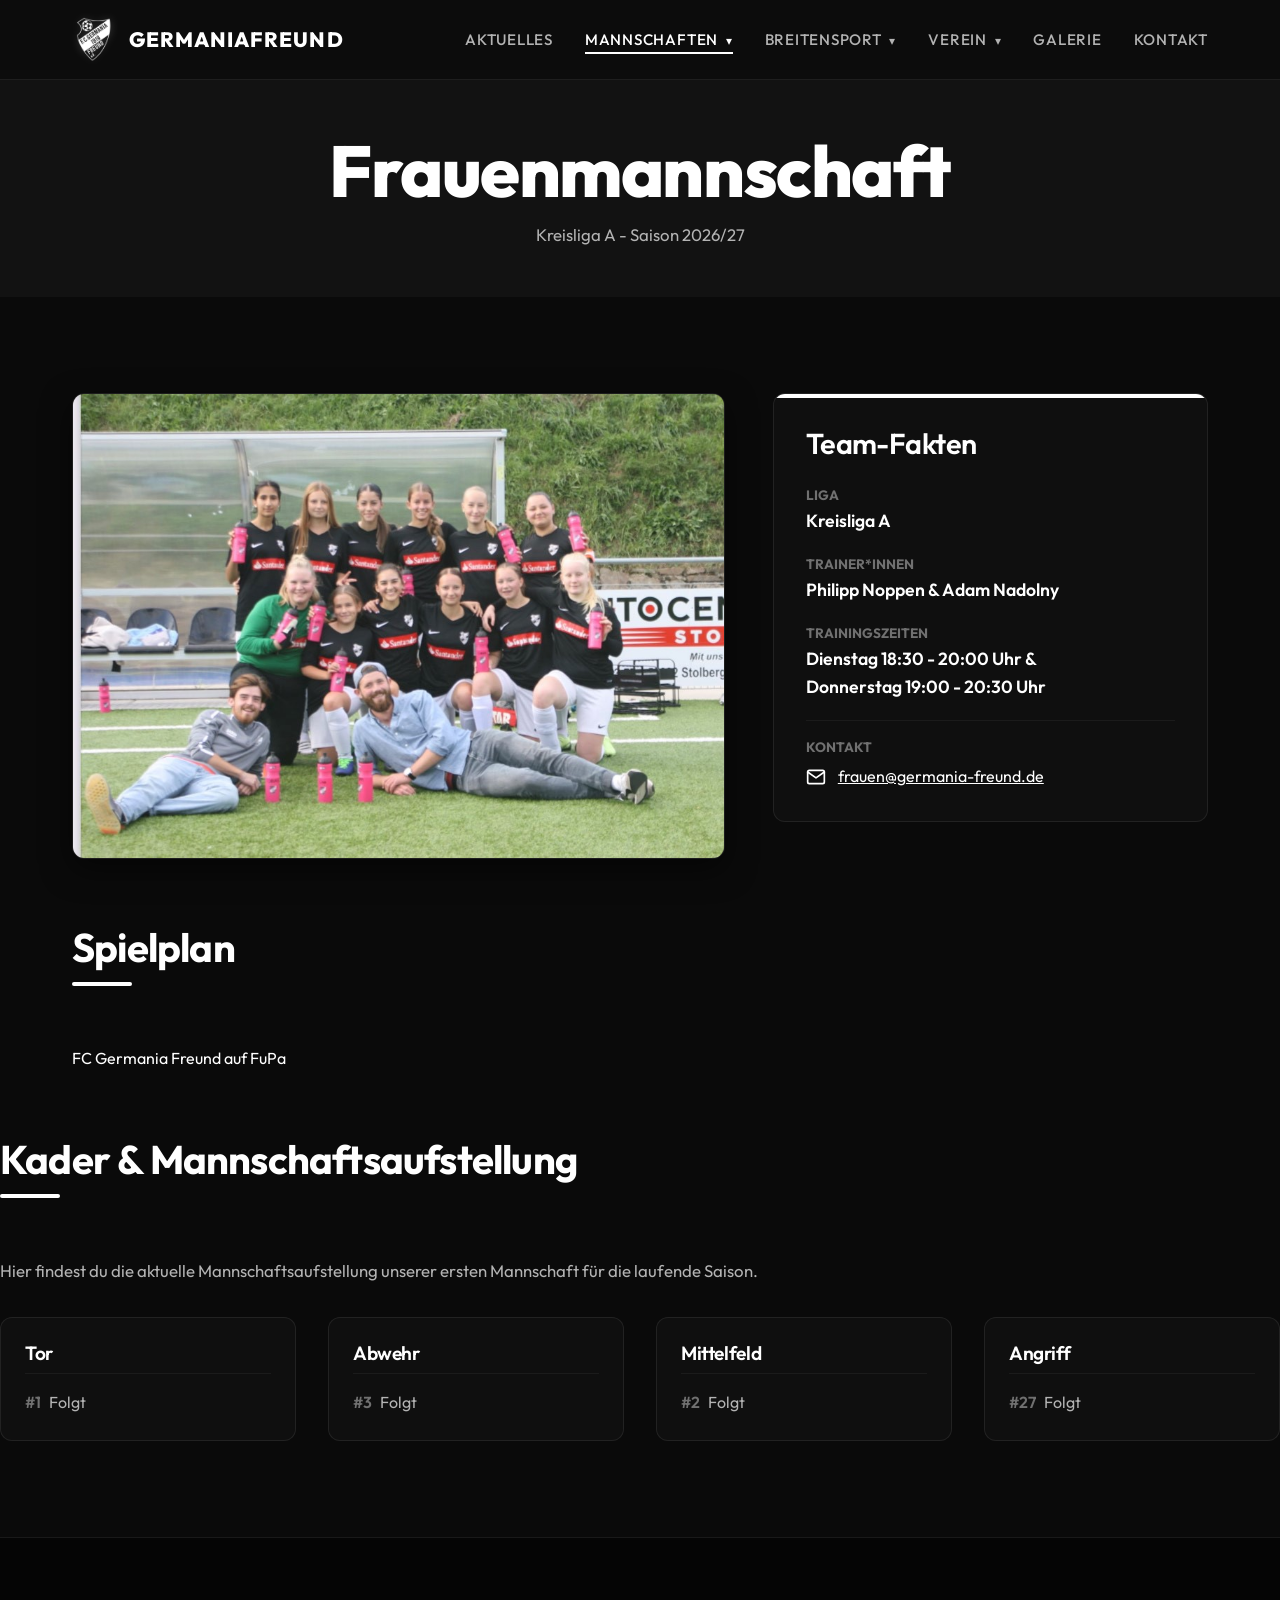
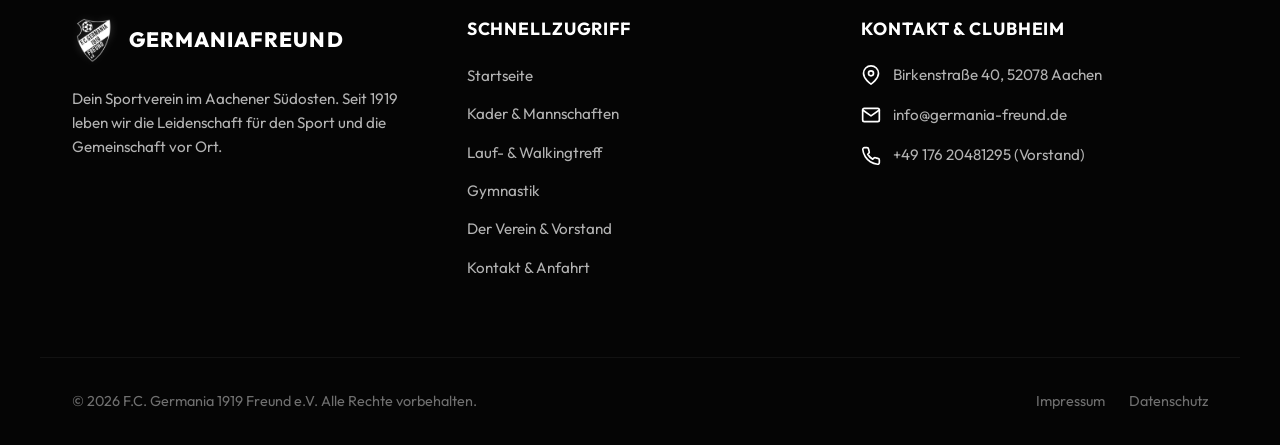
<file: frauenmannschaft.html>
<!DOCTYPE html>
<html lang="de">
<head>
    <meta charset="UTF-8">
    <meta name="viewport" content="width=device-width, initial-scale=1.0">
    <title>Frauenmannschaft | F.C. Germania 1919 Freund e.V.</title>
    <meta name="description" content="Frauenfußball beim F.C. Germania 1919 Freund e.V. Trainingszeiten, Ansprechpartner und Infos für neue Spielerinnen.">
    <link rel="stylesheet" href="css/style.css?v=1.7">
    <link rel="icon" type="image/png" href="Bilder/Allgemein/Logo.png">
</head>
<body>

    <!-- --- HEADER / NAVIGATION --- -->
    <header class="header">
        <div class="container nav-container">
            <a href="index.html" class="logo">
                <img src="Bilder/Allgemein/Logo.png" alt="Germania Freund Logo" class="logo-icon" onerror="this.src='QR_Code_Homepage.png';">
                <div class="logo-text">Germania<span>Freund</span></div>
            </a>
            
            <nav>
                <ul class="nav-links">
                    <li><a href="index.html#aktuelles" class="nav-link">Aktuelles</a></li>
                    <li class="dropdown">
                        <a href="mannschaften.html" class="nav-link dropdown-toggle active">Mannschaften <span class="arrow">&#9662;</span></a>
                        <ul class="dropdown-menu">
                            <li><a href="mannschaften.html" style="font-weight: 600;">Übersicht</a></li>
                            <li class="dropdown-divider"></li>
                            <li class="dropdown-header">Senioren</li>
                            <li><a href="erste-mannschaft.html">1. Herren</a></li>
                            <li><a href="zweite-mannschaft.html">2. Herren</a></li>
                            <li><a href="frauenmannschaft.html">1. Damen</a></li>
                            <li class="dropdown-divider"></li>
                            <li class="dropdown-header">Junioren</li>
                            <li><a href="mannschaften.html#jugend">Jugendteams</a></li>
                        </ul>
                    </li>
                                        <li class="dropdown">
                        <a href="laufgruppe.html" class="nav-link dropdown-toggle">Breitensport <span class="arrow">&#9662;</span></a>
                        <ul class="dropdown-menu">
                            <li><a href="laufgruppe.html">Lauf- &amp; Walkingtreff</a></li>
                            <li><a href="gymnastik.html">Gymnastik</a></li>
                        </ul>
                    </li>
                    <li class="dropdown">
                        <a href="verein.html" class="nav-link dropdown-toggle">Verein <span class="arrow">&#9662;</span></a>
                        <ul class="dropdown-menu">
                            <li><a href="verein.html" style="font-weight: 600;">Übersicht</a></li>
                            <li class="dropdown-divider"></li>
                            <li><a href="verein.html#ueber-uns">Über Uns</a></li>
                            <li><a href="verein.html#mitgliedschaft">Mitgliedschaft</a></li>
                            <li><a href="verein.html#vorstand">Der Vorstand</a></li>
                            <li><a href="verein.html#geschichte">Geschichte</a></li>
                            <li><a href="verein.html#camps">Fußball-Camps</a></li>
                        </ul>
                    </li>
                    <li><a href="galerie.html" class="nav-link">Galerie</a></li>
                    <li><a href="kontakt.html" class="nav-link">Kontakt</a></li>
                </ul>
            </nav>
            
            <button class="burger" aria-label="Menü öffnen">
                <span class="burger-line"></span>
                <span class="burger-line"></span>
                <span class="burger-line"></span>
            </button>
        </div>
    </header>

    <!-- --- PAGE HEADER --- -->
    <section class="section section-bg" style="padding-top: calc(var(--header-height) + 3rem); padding-bottom: 3rem;">
        <div class="container">
            <h1 class="text-center text-gradient" style="margin-bottom: 0.5rem;">Frauenmannschaft</h1>
            <p class="text-center text-muted" style="max-width: 600px; margin: 0 auto;">Kreisliga A - Saison 2026/27</p>
        </div>
    </section>

    <!-- --- TEAM PROFILE --- -->
    <section class="section">
        <div class="container">
            <div style="display:grid; grid-template-columns: 1.2fr 0.8fr; gap:3rem; align-items:start; margin-bottom: 4rem;">
                
                <!-- Big Photo -->
                <div class="reveal">
                    <img src="Bilder/Allgemein/2324_B_Juniorinnen.jpg" alt="Frauenmannschaft Teamfoto" style="border-radius:12px; width:100%; border:1px solid var(--glass-border); box-shadow: var(--card-shadow);" onerror="this.src='Bilder/Fussball/Herren_03.jpg';">
                </div>
                
                <!-- Facts -->
                <div class="card card-accent reveal" style="padding: 2rem;">
                    <h3 class="text-accent" style="margin-bottom: 1.5rem;">Team-Fakten</h3>
                    
                    <div style="display:flex; flex-direction:column; gap:1.2rem;">
                        <div>
                            <strong style="display:block; font-size:0.85rem; color:var(--text-muted); text-transform:uppercase;">Liga</strong>
                            <span style="font-size:1.1rem; font-weight:600; color:var(--text-primary);">Kreisliga A</span>
                        </div>
                        <div>
                            <strong style="display:block; font-size:0.85rem; color:var(--text-muted); text-transform:uppercase;">Trainer*innen</strong>
                            <span style="font-size:1.1rem; font-weight:600; color:var(--text-primary);">Philipp Noppen &amp; Adam Nadolny</span>
                        </div>
                        <div>
                            <strong style="display:block; font-size:0.85rem; color:var(--text-muted); text-transform:uppercase;">Trainingszeiten</strong>
                            <span style="font-size:1.1rem; font-weight:600; color:var(--text-primary);">Dienstag 18:30 - 20:00 Uhr &amp;<br>Donnerstag 19:00 - 20:30 Uhr</span>
                        </div>
                        <div style="border-top: 1px solid rgba(255,255,255,0.05); padding-top:1rem;">
                            <strong style="display:block; font-size:0.85rem; color:var(--text-muted); text-transform:uppercase; margin-bottom:0.3rem;">Kontakt</strong>
                            <div class="footer-contact-item" style="font-size:1rem; margin-bottom: 0;">
                                <svg width="18" height="18" viewBox="0 0 24 24" fill="none" stroke="currentColor" stroke-width="2" stroke-linecap="round" stroke-linejoin="round"><path d="M4 4h16c1.1 0 2 .9 2 2v12c0 1.1-.9 2-2 2H4c-1.1 0-2-.9-2-2V6c0-1.1.9-2 2-2z"></path><polyline points="22,6 12,13 2,6"></polyline></svg>
                                <a href="mailto:frauen@germania-freund.de" style="color:var(--text-primary); text-decoration:underline;">frauen@germania-freund.de</a>
                            </div>
                        </div>
                    </div>
                </div>
                
            </div>
            
                        
            <!-- Live Data Widget Placeholder -->
            <div class="reveal" style="margin-bottom: 4rem;">
                <h2>Spielplan</h2>
                <div id="fp-widget_root-3IpKMoBLdhBDha6F7zHoiK6HUVh"><a href="https://www.fupa.net/club/fc-germania-freund" target="_blank" rel="noopener">FC Germania Freund auf FuPa</a></div>
					<script src="https://widget-api.fupa.net/vendor/widget.js?v1"></script>
              	</div>
            </div>
			
			<!-- Squad List (Kader) Placeholders -->
            <div class="reveal">
                <h2>Kader &amp; Mannschaftsaufstellung</h2>
                <p style="margin-bottom:2rem;">Hier findest du die aktuelle Mannschaftsaufstellung unserer ersten Mannschaft für die laufende Saison.</p>
                
                <div class="grid grid-4">
                    <!-- Torwart -->
                    <div class="card" style="padding: 1.5rem;">
                        <h3 class="text-accent" style="font-size:1.2rem; border-bottom:1px solid rgba(255,255,255,0.05); padding-bottom:0.5rem; margin-bottom:1rem;">Tor</h3>
                        <ul style="list-style:none; color:var(--text-secondary); display:flex; flex-direction:column; gap:0.5rem; padding:0;">
                            <li><span style="color:var(--text-muted); font-weight:600; margin-right:5px;">#1</span> Folgt </li>                            
                        </ul>
                    </div>
                    <!-- Abwehr -->
                    <div class="card" style="padding: 1.5rem;">
                        <h3 class="text-accent" style="font-size:1.2rem; border-bottom:1px solid rgba(255,255,255,0.05); padding-bottom:0.5rem; margin-bottom:1rem;">Abwehr</h3>
                        <ul style="list-style:none; color:var(--text-secondary); display:flex; flex-direction:column; gap:0.5rem; padding:0;">
                            <li><span style="color:var(--text-muted); font-weight:600; margin-right:5px;">#3</span> Folgt </li>
                            
                        </ul>
                    </div>
                    <!-- Mittelfeld -->
                    <div class="card" style="padding: 1.5rem;">
                        <h3 class="text-accent" style="font-size:1.2rem; border-bottom:1px solid rgba(255,255,255,0.05); padding-bottom:0.5rem; margin-bottom:1rem;">Mittelfeld</h3>
                        <ul style="list-style:none; color:var(--text-secondary); display:flex; flex-direction:column; gap:0.5rem; padding:0;">
                            <li><span style="color:var(--text-muted); font-weight:600; margin-right:5px;">#2</span> Folgt </li>                         
                        </ul>
                    </div>
                    <!-- Angriff -->
                    <div class="card" style="padding: 1.5rem;">
                        <h3 class="text-accent" style="font-size:1.2rem; border-bottom:1px solid rgba(255,255,255,0.05); padding-bottom:0.5rem; margin-bottom:1rem;">Angriff</h3>
                        <ul style="list-style:none; color:var(--text-secondary); display:flex; flex-direction:column; gap:0.5rem; padding:0;">
							<li><span style="color:var(--text-muted); font-weight:600; margin-right:5px;">#27</span> Folgt </li>                            
                        </ul>
                    </div>
                </div>
            </div>
            
            
        </div>
    </section>

    <!-- --- FOOTER --- -->
    <footer class="footer">
        <div class="container footer-grid">
            <div>
                <a href="index.html" class="logo" style="margin-bottom: 1.5rem;">
                    <img src="Bilder/Allgemein/Logo.png" alt="Germania Freund Logo" class="logo-icon" onerror="this.src='QR_Code_Homepage.png';">
                    <div class="logo-text">Germania<span>Freund</span></div>
                </a>
                <p class="footer-col-desc">Dein Sportverein im Aachener Südosten. Seit 1919 leben wir die Leidenschaft für den Sport und die Gemeinschaft vor Ort.</p>
            </div>
            
            <div>
                <h4 class="footer-col-title">Schnellzugriff</h4>
                <ul class="footer-links">
                    <li class="footer-link-item"><a href="index.html">Startseite</a></li>
                    <li class="footer-link-item"><a href="mannschaften.html">Kader & Mannschaften</a></li>
                                        <li class="footer-link-item"><a href="laufgruppe.html">Lauf- &amp; Walkingtreff</a></li>
                    <li class="footer-link-item"><a href="gymnastik.html">Gymnastik</a></li>
                    <li class="footer-link-item"><a href="verein.html">Der Verein & Vorstand</a></li>
                    <li class="footer-link-item"><a href="kontakt.html">Kontakt & Anfahrt</a></li>
                </ul>
            </div>
            
            <div>
                <h4 class="footer-col-title">Kontakt & Clubheim</h4>
                <div class="footer-contact-item">
                    <svg viewBox="0 0 24 24" fill="none" stroke="currentColor" stroke-width="2" stroke-linecap="round" stroke-linejoin="round"><path d="M21 10c0 7-9 13-9 13s-9-6-9-13a9 9 0 0 1 18 0z"></path><circle cx="12" cy="10" r="3"></circle></svg>
                    <span>Birkenstraße 40, 52078 Aachen</span>
                </div>
                <div class="footer-contact-item">
                    <svg viewBox="0 0 24 24" fill="none" stroke="currentColor" stroke-width="2" stroke-linecap="round" stroke-linejoin="round"><path d="M4 4h16c1.1 0 2 .9 2 2v12c0 1.1-.9 2-2 2H4c-1.1 0-2-.9-2-2V6c0-1.1.9-2 2-2z"></path><polyline points="22,6 12,13 2,6"></polyline></svg>
                    <span>info@germania-freund.de</span>
                </div>
                <div class="footer-contact-item">
                    <svg viewBox="0 0 24 24" fill="none" stroke="currentColor" stroke-width="2" stroke-linecap="round" stroke-linejoin="round"><path d="M22 16.92v3a2 2 0 0 1-2.18 2 19.79 19.79 0 0 1-8.63-3.07 19.5 19.5 0 0 1-6-6 19.79 19.79 0 0 1-3.07-8.67A2 2 0 0 1 4.11 2h3a2 2 0 0 1 2 1.72 12.84 12.84 0 0 0 .7 2.81 2 2 0 0 1-.45 2.11L8.09 9.91a16 16 0 0 0 6 6l1.27-1.27a2 2 0 0 1 2.11-.45 12.84 12.84 0 0 0 2.81.7A2 2 0 0 1 22 16.92z"></path></svg>
                    <span>+49 176 20481295 (Vorstand)</span>
                </div>
            </div>
        </div>
        
        <div class="container footer-bottom">
            <div>
                &copy; <span id="current-year">2026</span> F.C. Germania 1919 Freund e.V. Alle Rechte vorbehalten.
            </div>
            <div class="footer-legal-links">
                <a href="impressum.html">Impressum</a>
                <a href="datenschutz.html">Datenschutz</a>
            </div>
        </div>
    </footer>

    <script src="js/main.js?v=1.7"></script>
</body>
</html>
</file>
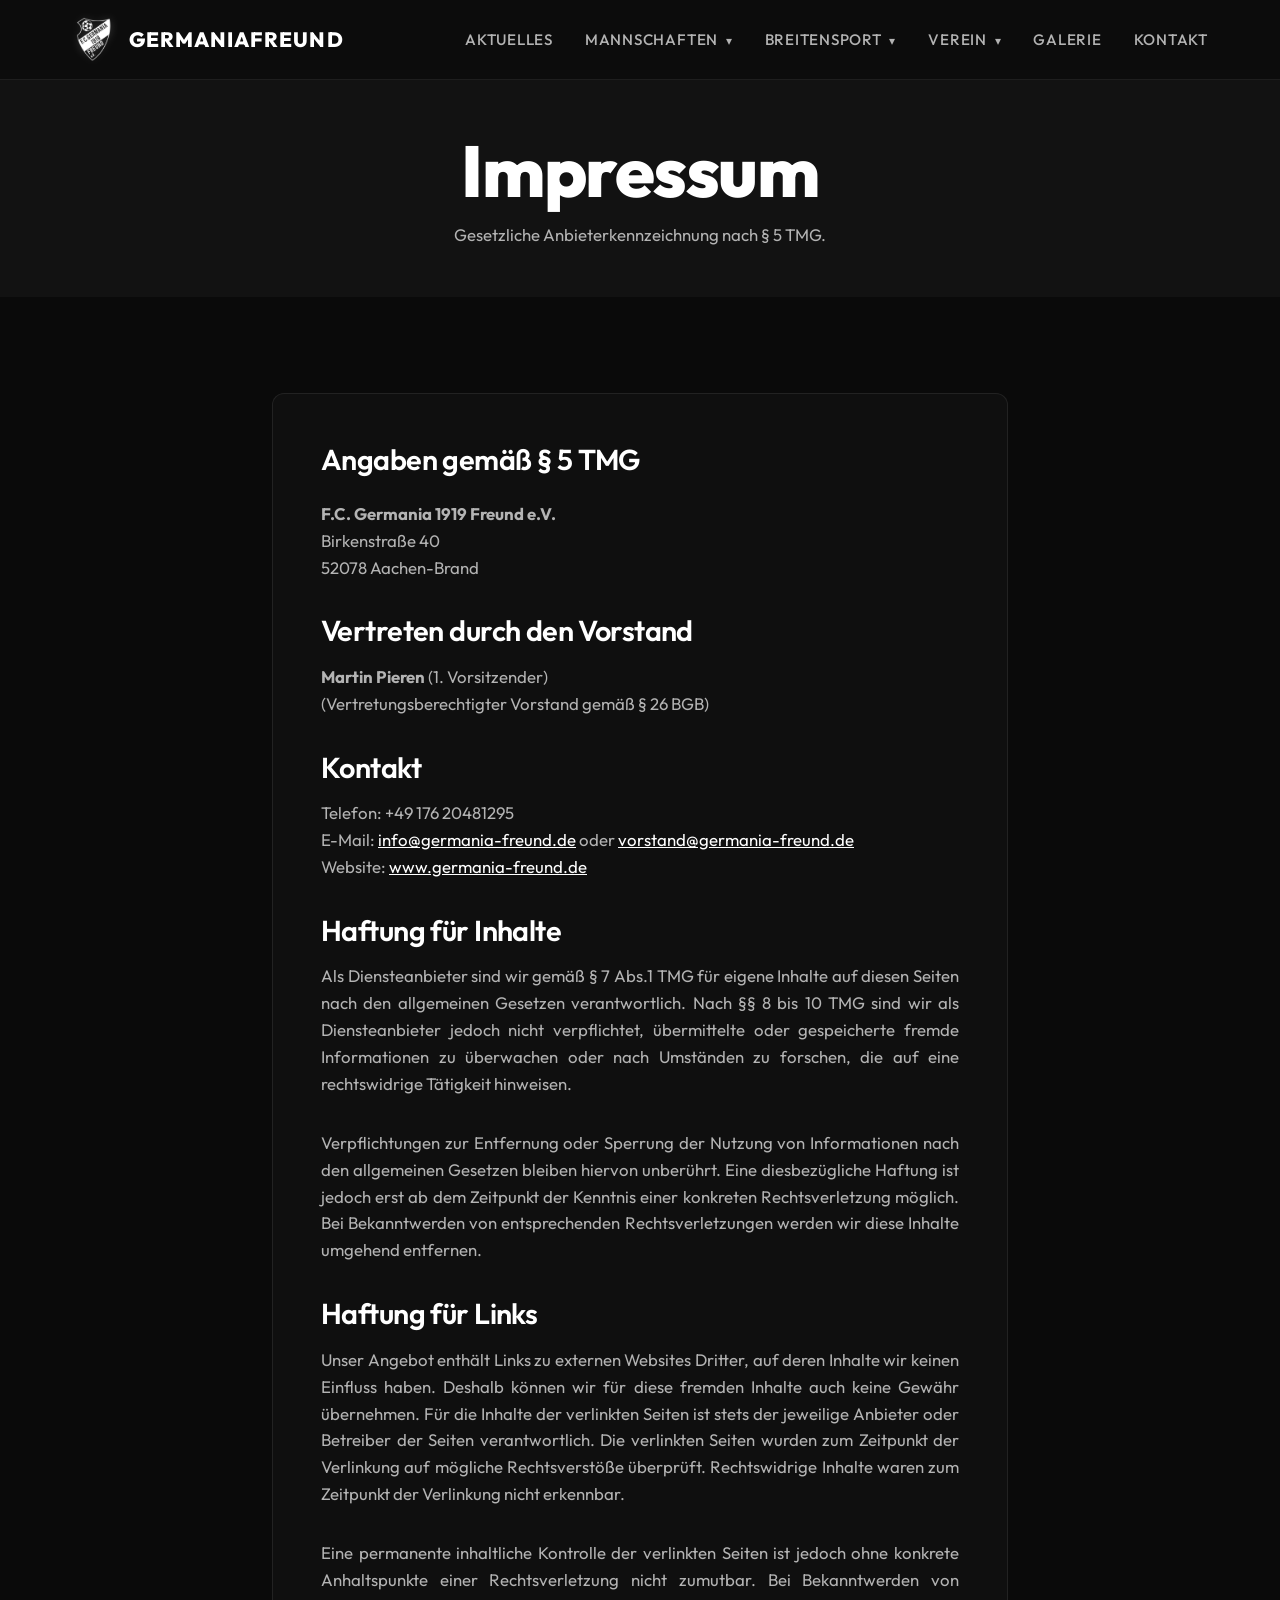
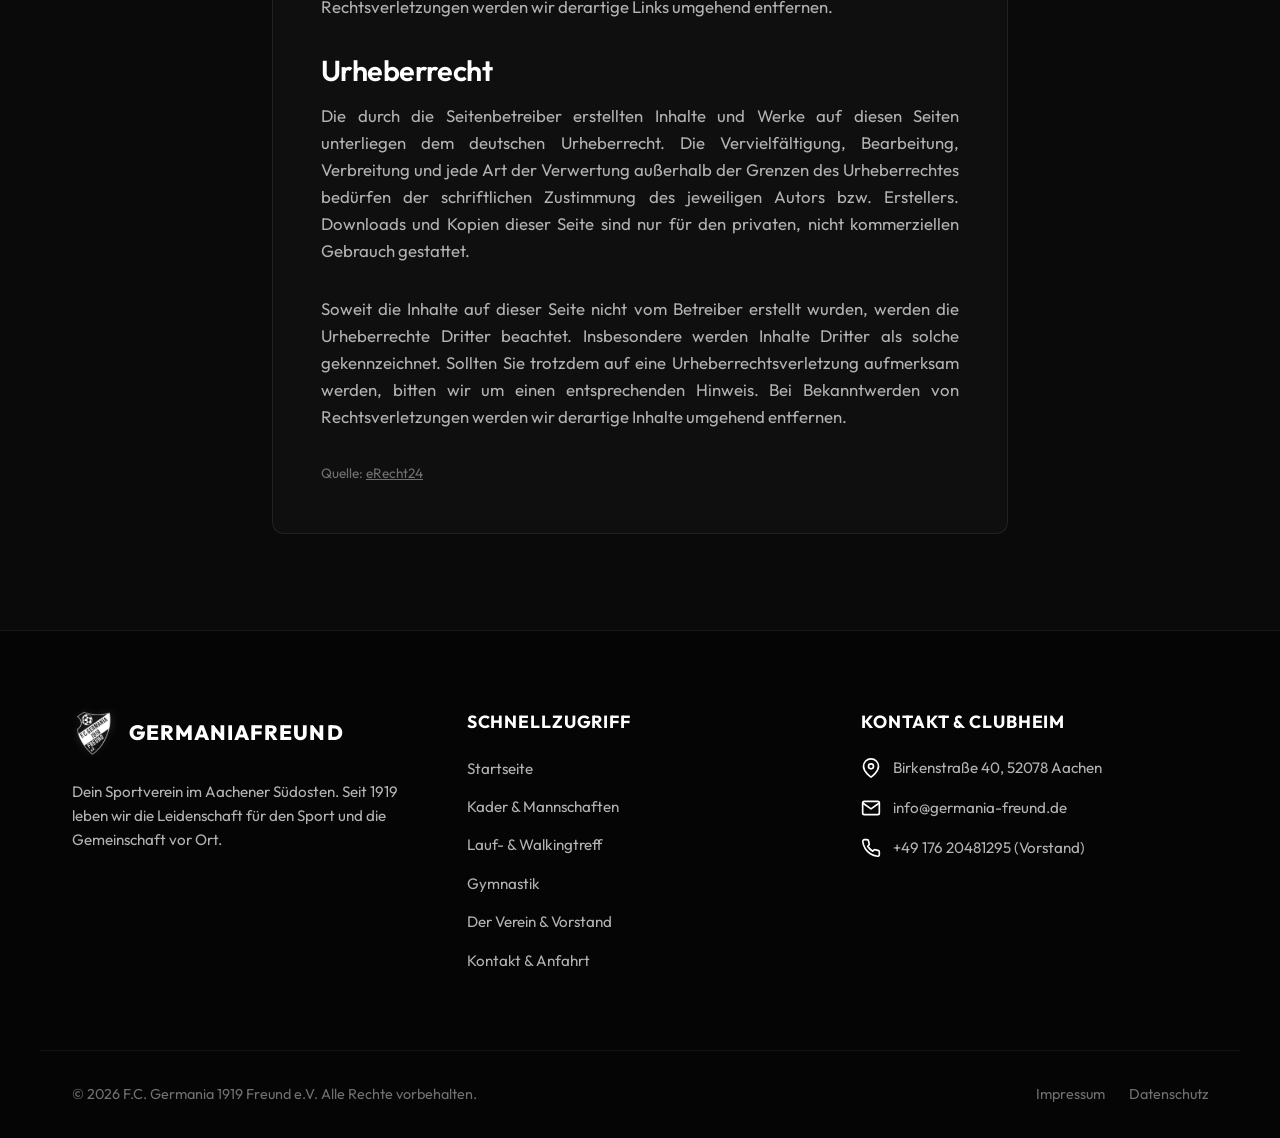
<file: impressum.html>
<!DOCTYPE html>
<html lang="de">
<head>
    <meta charset="UTF-8">
    <meta name="viewport" content="width=device-width, initial-scale=1.0">
    <title>Impressum | F.C. Germania 1919 Freund e.V.</title>
    <meta name="description" content="Impressum des F.C. Germania 1919 Freund e.V. Gesetzliche Angaben und Kontaktinformationen des Vereinsvorstands.">
    <link rel="stylesheet" href="css/style.css?v=1.7">
    <link rel="icon" type="image/png" href="Bilder/Allgemein/Logo.png">
</head>
<body>

    <!-- --- HEADER / NAVIGATION --- -->
    <header class="header">
        <div class="container nav-container">
            <a href="index.html" class="logo">
                <img src="Bilder/Allgemein/Logo.png" alt="Germania Freund Logo" class="logo-icon" onerror="this.src='QR_Code_Homepage.png';">
                <div class="logo-text">Germania<span>Freund</span></div>
            </a>
            
            <nav>
                <ul class="nav-links">
                    <li><a href="index.html#aktuelles" class="nav-link">Aktuelles</a></li>
                    <li class="dropdown">
                        <a href="mannschaften.html" class="nav-link dropdown-toggle">Mannschaften <span class="arrow">&#9662;</span></a>
                        <ul class="dropdown-menu">
                            <li><a href="mannschaften.html" style="font-weight: 600;">Übersicht</a></li>
                            <li class="dropdown-divider"></li>
                            <li class="dropdown-header">Senioren</li>
                            <li><a href="erste-mannschaft.html">1. Herren</a></li>
                            <li><a href="zweite-mannschaft.html">2. Herren</a></li>
                            <li><a href="frauenmannschaft.html">1. Damen</a></li>
                            <li class="dropdown-divider"></li>
                            <li class="dropdown-header">Junioren</li>
                            <li><a href="mannschaften.html#jugend">Jugendteams</a></li>
                        </ul>
                    </li>
                                        <li class="dropdown">
                        <a href="laufgruppe.html" class="nav-link dropdown-toggle">Breitensport <span class="arrow">&#9662;</span></a>
                        <ul class="dropdown-menu">
                            <li><a href="laufgruppe.html">Lauf- &amp; Walkingtreff</a></li>
                            <li><a href="gymnastik.html">Gymnastik</a></li>
                        </ul>
                    </li>
                    <li class="dropdown">
                        <a href="verein.html" class="nav-link dropdown-toggle">Verein <span class="arrow">&#9662;</span></a>
                        <ul class="dropdown-menu">
                            <li><a href="verein.html" style="font-weight: 600;">Übersicht</a></li>
                            <li class="dropdown-divider"></li>
                            <li><a href="verein.html#ueber-uns">Über Uns</a></li>
                            <li><a href="verein.html#mitgliedschaft">Mitgliedschaft</a></li>
                            <li><a href="verein.html#vorstand">Der Vorstand</a></li>
                            <li><a href="verein.html#geschichte">Geschichte</a></li>
                            <li><a href="verein.html#camps">Fußball-Camps</a></li>
                        </ul>
                    </li>
                    <li><a href="galerie.html" class="nav-link">Galerie</a></li>
                    <li><a href="kontakt.html" class="nav-link">Kontakt</a></li>
                </ul>
            </nav>
            
            <button class="burger" aria-label="Menü öffnen">
                <span class="burger-line"></span>
                <span class="burger-line"></span>
                <span class="burger-line"></span>
            </button>
        </div>
    </header>

    <!-- --- PAGE HEADER --- -->
    <section class="section section-bg" style="padding-top: calc(var(--header-height) + 3rem); padding-bottom: 3rem;">
        <div class="container">
            <h1 class="text-center text-gradient" style="margin-bottom: 0.5rem;">Impressum</h1>
            <p class="text-center text-muted" style="max-width: 600px; margin: 0 auto;">Gesetzliche Anbieterkennzeichnung nach § 5 TMG.</p>
        </div>
    </section>

    <section class="section">
        <div class="container" style="max-width: 800px;">
            <div class="card reveal" style="padding: 3rem;">
                <h3 class="text-accent" style="margin-bottom: 1.5rem;">Angaben gemäß § 5 TMG</h3>
                <p style="margin-bottom: 2rem; line-height: 1.6;">
                    <strong>F.C. Germania 1919 Freund e.V.</strong><br>
                    Birkenstraße 40<br>
                    52078 Aachen-Brand
                </p>
                
                <h3 class="text-accent" style="margin-bottom: 1rem;">Vertreten durch den Vorstand</h3>
                <p style="margin-bottom: 2rem; line-height: 1.6;">
                    <strong>Martin Pieren</strong> (1. Vorsitzender)<br>
                    (Vertretungsberechtigter Vorstand gemäß § 26 BGB)
                </p>
                
                <h3 class="text-accent" style="margin-bottom: 1rem;">Kontakt</h3>
                <p style="margin-bottom: 2rem; line-height: 1.6;">
                    Telefon: +49 176 20481295<br>
                    E-Mail: <a href="mailto:info@germania-freund.de" style="color:var(--accent); text-decoration:underline;">info@germania-freund.de</a> oder <a href="mailto:vorstand@germania-freund.de" style="color:var(--accent); text-decoration:underline;">vorstand@germania-freund.de</a><br>
                    Website: <a href="https://www.germania-freund.de" target="_blank" style="color:var(--accent); text-decoration:underline;">www.germania-freund.de</a>
                </p>
                
                <h3 class="text-accent" style="margin-bottom: 1rem;">Haftung für Inhalte</h3>
                <p style="margin-bottom: 2rem; line-height: 1.6; text-align: justify;">
                    Als Diensteanbieter sind wir gemäß § 7 Abs.1 TMG für eigene Inhalte auf diesen Seiten nach den allgemeinen Gesetzen verantwortlich. Nach §§ 8 bis 10 TMG sind wir als Diensteanbieter jedoch nicht verpflichtet, übermittelte oder gespeicherte fremde Informationen zu überwachen oder nach Umständen zu forschen, die auf eine rechtswidrige Tätigkeit hinweisen.
                </p>
                <p style="margin-bottom: 2rem; line-height: 1.6; text-align: justify;">
                    Verpflichtungen zur Entfernung oder Sperrung der Nutzung von Informationen nach den allgemeinen Gesetzen bleiben hiervon unberührt. Eine diesbezügliche Haftung ist jedoch erst ab dem Zeitpunkt der Kenntnis einer konkreten Rechtsverletzung möglich. Bei Bekanntwerden von entsprechenden Rechtsverletzungen werden wir diese Inhalte umgehend entfernen.
                </p>
                
                <h3 class="text-accent" style="margin-bottom: 1rem;">Haftung für Links</h3>
                <p style="margin-bottom: 2rem; line-height: 1.6; text-align: justify;">
                    Unser Angebot enthält Links zu externen Websites Dritter, auf deren Inhalte wir keinen Einfluss haben. Deshalb können wir für diese fremden Inhalte auch keine Gewähr übernehmen. Für die Inhalte der verlinkten Seiten ist stets der jeweilige Anbieter oder Betreiber der Seiten verantwortlich. Die verlinkten Seiten wurden zum Zeitpunkt der Verlinkung auf mögliche Rechtsverstöße überprüft. Rechtswidrige Inhalte waren zum Zeitpunkt der Verlinkung nicht erkennbar.
                </p>
                <p style="margin-bottom: 2rem; line-height: 1.6; text-align: justify;">
                    Eine permanente inhaltliche Kontrolle der verlinkten Seiten ist jedoch ohne konkrete Anhaltspunkte einer Rechtsverletzung nicht zumutbar. Bei Bekanntwerden von Rechtsverletzungen werden wir derartige Links umgehend entfernen.
                </p>
                
                <h3 class="text-accent" style="margin-bottom: 1rem;">Urheberrecht</h3>
                <p style="margin-bottom: 2rem; line-height: 1.6; text-align: justify;">
                    Die durch die Seitenbetreiber erstellten Inhalte und Werke auf diesen Seiten unterliegen dem deutschen Urheberrecht. Die Vervielfältigung, Bearbeitung, Verbreitung und jede Art der Verwertung außerhalb der Grenzen des Urheberrechtes bedürfen der schriftlichen Zustimmung des jeweiligen Autors bzw. Erstellers. Downloads und Kopien dieser Seite sind nur für den privaten, nicht kommerziellen Gebrauch gestattet.
                </p>
                <p style="margin-bottom: 2rem; line-height: 1.6; text-align: justify;">
                    Soweit die Inhalte auf dieser Seite nicht vom Betreiber erstellt wurden, werden die Urheberrechte Dritter beachtet. Insbesondere werden Inhalte Dritter als solche gekennzeichnet. Sollten Sie trotzdem auf eine Urheberrechtsverletzung aufmerksam werden, bitten wir um einen entsprechenden Hinweis. Bei Bekanntwerden von Rechtsverletzungen werden wir derartige Inhalte umgehend entfernen.
                </p>
                
                <p style="margin-top: 2rem; margin-bottom: 0; font-size: 0.85rem; color: var(--text-muted);">
                    Quelle: <a href="https://www.e-recht24.de" target="_blank" rel="noopener noreferrer" style="color: var(--text-muted); text-decoration: underline;">eRecht24</a>
                </p>
            </div>
        </div>
    </section>

    <!-- --- FOOTER --- -->
    <footer class="footer">
        <div class="container footer-grid">
            <div>
                <a href="index.html" class="logo" style="margin-bottom: 1.5rem;">
                    <img src="Bilder/Allgemein/Logo.png" alt="Germania Freund Logo" class="logo-icon" onerror="this.src='QR_Code_Homepage.png';">
                    <div class="logo-text">Germania<span>Freund</span></div>
                </a>
                <p class="footer-col-desc">Dein Sportverein im Aachener Südosten. Seit 1919 leben wir die Leidenschaft für den Sport und die Gemeinschaft vor Ort.</p>
            </div>
            
            <div>
                <h4 class="footer-col-title">Schnellzugriff</h4>
                <ul class="footer-links">
                    <li class="footer-link-item"><a href="index.html">Startseite</a></li>
                    <li class="footer-link-item"><a href="mannschaften.html">Kader & Mannschaften</a></li>
                                        <li class="footer-link-item"><a href="laufgruppe.html">Lauf- &amp; Walkingtreff</a></li>
                    <li class="footer-link-item"><a href="gymnastik.html">Gymnastik</a></li>
                    <li class="footer-link-item"><a href="verein.html">Der Verein & Vorstand</a></li>
                    <li class="footer-link-item"><a href="kontakt.html">Kontakt & Anfahrt</a></li>
                </ul>
            </div>
            
            <div>
                <h4 class="footer-col-title">Kontakt & Clubheim</h4>
                <div class="footer-contact-item">
                    <svg viewBox="0 0 24 24" fill="none" stroke="currentColor" stroke-width="2" stroke-linecap="round" stroke-linejoin="round"><path d="M21 10c0 7-9 13-9 13s-9-6-9-13a9 9 0 0 1 18 0z"></path><circle cx="12" cy="10" r="3"></circle></svg>
                    <span>Birkenstraße 40, 52078 Aachen</span>
                </div>
                <div class="footer-contact-item">
                    <svg viewBox="0 0 24 24" fill="none" stroke="currentColor" stroke-width="2" stroke-linecap="round" stroke-linejoin="round"><path d="M4 4h16c1.1 0 2 .9 2 2v12c0 1.1-.9 2-2 2H4c-1.1 0-2-.9-2-2V6c0-1.1.9-2 2-2z"></path><polyline points="22,6 12,13 2,6"></polyline></svg>
                    <span>info@germania-freund.de</span>
                </div>
                <div class="footer-contact-item">
                    <svg viewBox="0 0 24 24" fill="none" stroke="currentColor" stroke-width="2" stroke-linecap="round" stroke-linejoin="round"><path d="M22 16.92v3a2 2 0 0 1-2.18 2 19.79 19.79 0 0 1-8.63-3.07 19.5 19.5 0 0 1-6-6 19.79 19.79 0 0 1-3.07-8.67A2 2 0 0 1 4.11 2h3a2 2 0 0 1 2 1.72 12.84 12.84 0 0 0 .7 2.81 2 2 0 0 1-.45 2.11L8.09 9.91a16 16 0 0 0 6 6l1.27-1.27a2 2 0 0 1 2.11-.45 12.84 12.84 0 0 0 2.81.7A2 2 0 0 1 22 16.92z"></path></svg>
                    <span>+49 176 20481295 (Vorstand)</span>
                </div>
            </div>
        </div>
        
        <div class="container footer-bottom">
            <div>
                &copy; <span id="current-year">2026</span> F.C. Germania 1919 Freund e.V. Alle Rechte vorbehalten.
            </div>
            <div class="footer-legal-links">
                <a href="impressum.html">Impressum</a>
                <a href="datenschutz.html">Datenschutz</a>
            </div>
        </div>
    </footer>

    <script src="js/main.js?v=1.7"></script>
</body>
</html>
</file>
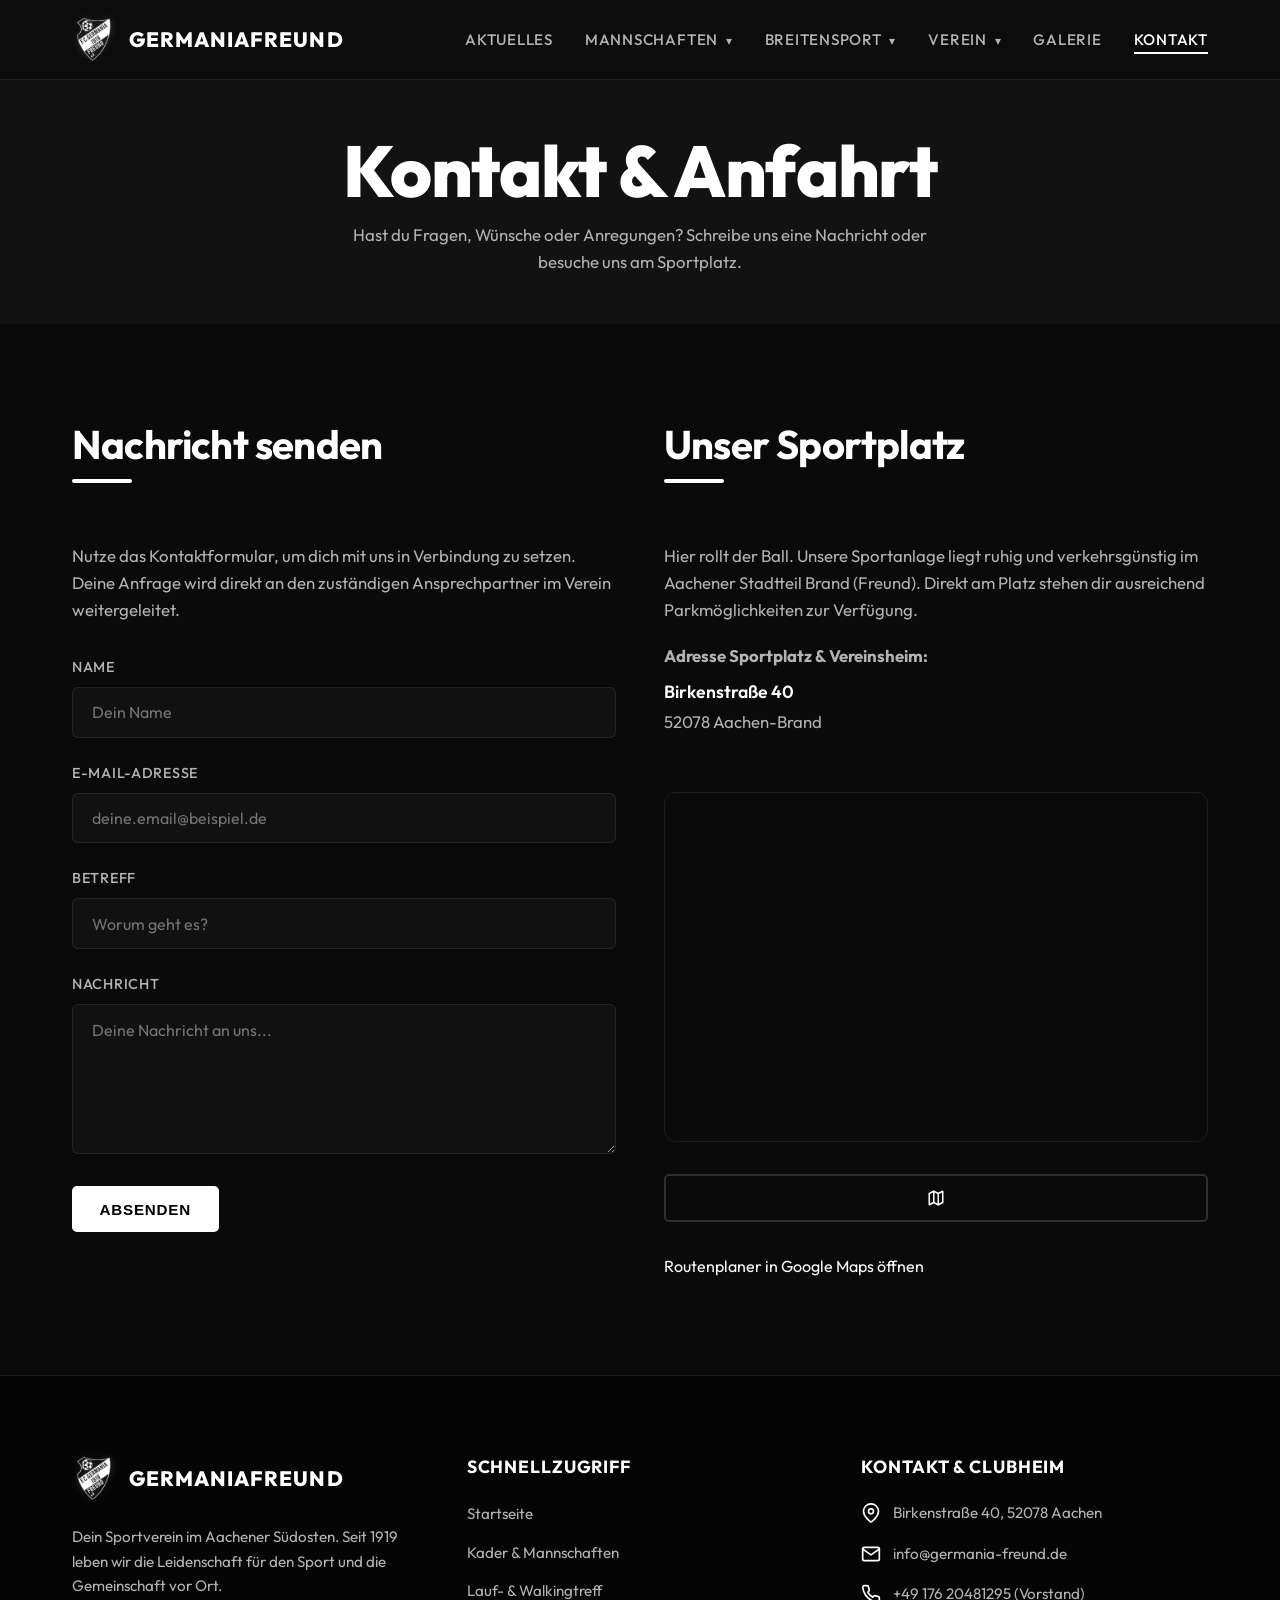
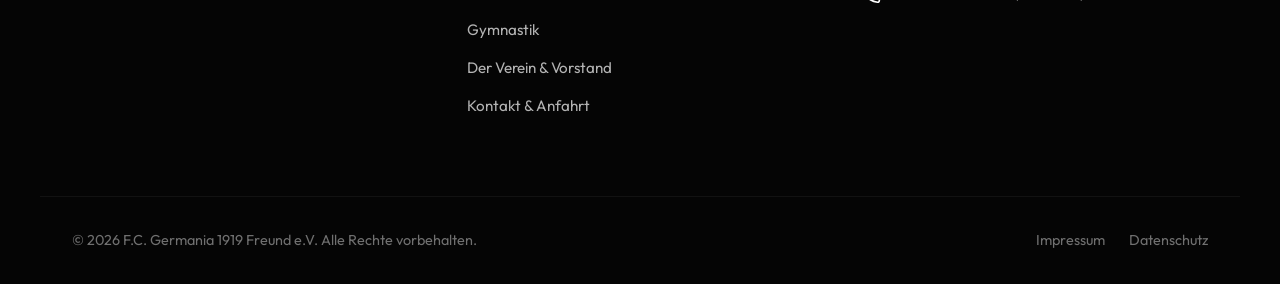
<file: kontakt.html>
<!DOCTYPE html>
<html lang="de">
<head>
    <meta charset="UTF-8">
    <meta name="viewport" content="width=device-width, initial-scale=1.0">
    <title>Kontakt &amp; Anfahrt | F.C. Germania 1919 Freund e.V.</title>
    <meta name="description" content="Kontaktiere den F.C. Germania 1919 Freund e.V. Anfahrtsbeschreibung zum Sportplatz Birkenstraße in Aachen-Brand und Kontaktformular.">
    <link rel="stylesheet" href="css/style.css?v=1.7">
    <link rel="icon" type="image/png" href="Bilder/Allgemein/Logo.png">
</head>
<body>

    <!-- --- HEADER / NAVIGATION --- -->
    <header class="header">
        <div class="container nav-container">
            <a href="index.html" class="logo">
                <img src="Bilder/Allgemein/Logo.png" alt="Germania Freund Logo" class="logo-icon" onerror="this.src='QR_Code_Homepage.png';">
                <div class="logo-text">Germania<span>Freund</span></div>
            </a>
            
            <nav>
                <ul class="nav-links">
                    <li><a href="index.html#aktuelles" class="nav-link">Aktuelles</a></li>
                    <li class="dropdown">
                        <a href="mannschaften.html" class="nav-link dropdown-toggle">Mannschaften <span class="arrow">&#9662;</span></a>
                        <ul class="dropdown-menu">
                            <li><a href="mannschaften.html" style="font-weight: 600;">Übersicht</a></li>
                            <li class="dropdown-divider"></li>
                            <li class="dropdown-header">Senioren</li>
                            <li><a href="erste-mannschaft.html">1. Herren</a></li>
                            <li><a href="zweite-mannschaft.html">2. Herren</a></li>
                            <li><a href="frauenmannschaft.html">1. Damen</a></li>
                            <li class="dropdown-divider"></li>
                            <li class="dropdown-header">Junioren</li>
                            <li><a href="mannschaften.html#jugend">Jugendteams</a></li>
                        </ul>
                    </li>
                                        <li class="dropdown">
                        <a href="laufgruppe.html" class="nav-link dropdown-toggle">Breitensport <span class="arrow">&#9662;</span></a>
                        <ul class="dropdown-menu">
                            <li><a href="laufgruppe.html">Lauf- &amp; Walkingtreff</a></li>
                            <li><a href="gymnastik.html">Gymnastik</a></li>
                        </ul>
                    </li>
                    <li class="dropdown">
                        <a href="verein.html" class="nav-link dropdown-toggle">Verein <span class="arrow">&#9662;</span></a>
                        <ul class="dropdown-menu">
                            <li><a href="verein.html" style="font-weight: 600;">Übersicht</a></li>
                            <li class="dropdown-divider"></li>
                            <li><a href="verein.html#ueber-uns">Über Uns</a></li>
                            <li><a href="verein.html#mitgliedschaft">Mitgliedschaft</a></li>
                            <li><a href="verein.html#vorstand">Der Vorstand</a></li>
                            <li><a href="verein.html#geschichte">Geschichte</a></li>
                            <li><a href="verein.html#camps">Fußball-Camps</a></li>
                        </ul>
                    </li>
                    <li><a href="galerie.html" class="nav-link">Galerie</a></li>
                    <li><a href="kontakt.html" class="nav-link active">Kontakt</a></li>
                </ul>
            </nav>
            
            <button class="burger" aria-label="Menü öffnen">
                <span class="burger-line"></span>
                <span class="burger-line"></span>
                <span class="burger-line"></span>
            </button>
        </div>
    </header>

    <!-- --- PAGE HEADER --- -->
    <section class="section section-bg" style="padding-top: calc(var(--header-height) + 3rem); padding-bottom: 3rem;">
        <div class="container">
            <h1 class="text-center text-gradient" style="margin-bottom: 0.5rem;">Kontakt &amp; Anfahrt</h1>
            <p class="text-center text-muted" style="max-width: 600px; margin: 0 auto;">Hast du Fragen, Wünsche oder Anregungen? Schreibe uns eine Nachricht oder besuche uns am Sportplatz.</p>
        </div>
    </section>

    <!-- --- CONTACT CONTENT --- -->
    <section class="section">
        <div class="container">
            <div class="contact-wrapper">
                
                <!-- Contact Form -->
                <div class="reveal">
                    <h2>Nachricht senden</h2>
                    <p style="margin-bottom: 2rem;">Nutze das Kontaktformular, um dich mit uns in Verbindung zu setzen. Deine Anfrage wird direkt an den zuständigen Ansprechpartner im Verein weitergeleitet.</p>
                    
                    <form id="contact-form" action="#" method="POST" style="position: relative;">
                        <div class="form-group">
                            <label for="name" class="form-label">Name</label>
                            <input type="text" id="name" name="name" class="form-input" placeholder="Dein Name" required>
                        </div>
                        
                        <div class="form-group">
                            <label for="email" class="form-label">E-Mail-Adresse</label>
                            <input type="email" id="email" name="email" class="form-input" placeholder="deine.email@beispiel.de" required>
                        </div>
                        
                        <div class="form-group">
                            <label for="subject" class="form-label">Betreff</label>
                            <input type="text" id="subject" name="subject" class="form-input" placeholder="Worum geht es?" required>
                        </div>
                        
                        <div class="form-group">
                            <label for="message" class="form-label">Nachricht</label>
                            <textarea id="message" name="message" class="form-textarea" placeholder="Deine Nachricht an uns..." required></textarea>
                        </div>
                        
                        <button type="submit" class="btn btn-primary" style="width: auto;">Absenden</button>
                        
                        <!-- Success Message Container -->
                        <div id="form-success" class="card card-accent" style="display:none; position:absolute; top:0; left:0; width:100%; height:100%; z-index:10; flex-direction:column; justify-content:center; align-items:center; text-align:center; background:var(--bg-secondary);">
                            <svg width="48" height="48" viewBox="0 0 24 24" fill="none" stroke="var(--accent)" stroke-width="2" stroke-linecap="round" stroke-linejoin="round" style="margin-bottom:1.5rem;"><path d="M22 11.08V12a10 10 0 1 1-5.93-9.14"></path><polyline points="22 4 12 14.01 9 11.01"></polyline></svg>
                            <h3 class="text-accent">Vielen Dank!</h3>
                            <p style="max-width:300px; margin-bottom:1.5rem;">Deine Nachricht wurde erfolgreich versendet. Wir werden uns so schnell wie möglich bei dir melden.</p>
                            <button type="button" id="form-reset-btn" class="btn btn-secondary btn-sm">Neue Nachricht</button>
                        </div>
                    </form>
                </div>
                
                <!-- Map & Info -->
                <div class="reveal" style="display: flex; flex-direction: column; gap: 2rem;">
                    <div>
                        <h2>Unser Sportplatz</h2>
                        <p>Hier rollt der Ball. Unsere Sportanlage liegt ruhig und verkehrsgünstig im Aachener Stadtteil Brand (Freund). Direkt am Platz stehen dir ausreichend Parkmöglichkeiten zur Verfügung.</p>
                        
                        <div style="margin-top: 1rem;">
                            <p style="margin-bottom:0.5rem;"><strong>Adresse Sportplatz &amp; Vereinsheim:</strong></p>
                            <p class="text-accent" style="font-weight: 600; font-size: 1.1rem; margin-bottom: 0.2rem;">Birkenstraße 40</p>
                            <p style="margin-bottom: 1.5rem;">52078 Aachen-Brand</p>
                        </div>
                    </div>
                    
                    <div class="map-container">
                        <!-- OpenStreetMap Live Embed for outstanding premium look -->
                        <iframe width="100%" height="100%" src="https://www.openstreetmap.org/export/embed.html?bbox=6.179659366607667%2C50.75238892112215%2C6.197576522827148%2C50.75819895610165&amp;layer=mapnik&amp;marker=50.7552940287662%2C6.188617944717407" style="border: 0;"></iframe>
                    </div>
                    <a href="https://www.google.com/maps/dir/?api=1&amp;destination=Birkenstra%C3%9Fe+40,+52078+Aachen" target="_blank" class="btn btn-secondary text-center" style="display: flex; gap: 8px;">
                        <svg width="18" height="18" viewBox="0 0 24 24" fill="none" stroke="currentColor" stroke-width="2" stroke-linecap="round" stroke-linejoin="round"><polygon points="3 6 9 3 15 6 21 3 21 18 15 21 9 18 3 21"></polygon><line x1="9" y1="3" x2="9" y2="18"></line><line x1="15" y1="6" x2="15" y2="21"></line></a>
                        Routenplaner in Google Maps öffnen
                    </a>
                </div>
                
            </div>
        </div>
    </section>

    <!-- --- FOOTER --- -->
    <footer class="footer">
        <div class="container footer-grid">
            <div>
                <a href="index.html" class="logo" style="margin-bottom: 1.5rem;">
                    <img src="Bilder/Allgemein/Logo.png" alt="Germania Freund Logo" class="logo-icon" onerror="this.src='QR_Code_Homepage.png';">
                    <div class="logo-text">Germania<span>Freund</span></div>
                </a>
                <p class="footer-col-desc">Dein Sportverein im Aachener Südosten. Seit 1919 leben wir die Leidenschaft für den Sport und die Gemeinschaft vor Ort.</p>
            </div>
            
            <div>
                <h4 class="footer-col-title">Schnellzugriff</h4>
                <ul class="footer-links">
                    <li class="footer-link-item"><a href="index.html">Startseite</a></li>
                    <li class="footer-link-item"><a href="mannschaften.html">Kader & Mannschaften</a></li>
                                        <li class="footer-link-item"><a href="laufgruppe.html">Lauf- &amp; Walkingtreff</a></li>
                    <li class="footer-link-item"><a href="gymnastik.html">Gymnastik</a></li>
                    <li class="footer-link-item"><a href="verein.html">Der Verein & Vorstand</a></li>
                    <li class="footer-link-item"><a href="kontakt.html">Kontakt & Anfahrt</a></li>
                </ul>
            </div>
            
            <div>
                <h4 class="footer-col-title">Kontakt & Clubheim</h4>
                <div class="footer-contact-item">
                    <svg viewBox="0 0 24 24" fill="none" stroke="currentColor" stroke-width="2" stroke-linecap="round" stroke-linejoin="round"><path d="M21 10c0 7-9 13-9 13s-9-6-9-13a9 9 0 0 1 18 0z"></path><circle cx="12" cy="10" r="3"></circle></svg>
                    <span>Birkenstraße 40, 52078 Aachen</span>
                </div>
                <div class="footer-contact-item">
                    <svg viewBox="0 0 24 24" fill="none" stroke="currentColor" stroke-width="2" stroke-linecap="round" stroke-linejoin="round"><path d="M4 4h16c1.1 0 2 .9 2 2v12c0 1.1-.9 2-2 2H4c-1.1 0-2-.9-2-2V6c0-1.1.9-2 2-2z"></path><polyline points="22,6 12,13 2,6"></polyline></svg>
                    <span>info@germania-freund.de</span>
                </div>
                <div class="footer-contact-item">
                    <svg viewBox="0 0 24 24" fill="none" stroke="currentColor" stroke-width="2" stroke-linecap="round" stroke-linejoin="round"><path d="M22 16.92v3a2 2 0 0 1-2.18 2 19.79 19.79 0 0 1-8.63-3.07 19.5 19.5 0 0 1-6-6 19.79 19.79 0 0 1-3.07-8.67A2 2 0 0 1 4.11 2h3a2 2 0 0 1 2 1.72 12.84 12.84 0 0 0 .7 2.81 2 2 0 0 1-.45 2.11L8.09 9.91a16 16 0 0 0 6 6l1.27-1.27a2 2 0 0 1 2.11-.45 12.84 12.84 0 0 0 2.81.7A2 2 0 0 1 22 16.92z"></path></svg>
                    <span>+49 176 20481295 (Vorstand)</span>
                </div>
            </div>
        </div>
        
        <div class="container footer-bottom">
            <div>
                &copy; <span id="current-year">2026</span> F.C. Germania 1919 Freund e.V. Alle Rechte vorbehalten.
            </div>
            <div class="footer-legal-links">
                <a href="impressum.html">Impressum</a>
                <a href="datenschutz.html">Datenschutz</a>
            </div>
        </div>
    </footer>

    <script src="js/main.js?v=1.7"></script>
    <script>
        // Form submission helper for static site
        document.getElementById('contact-form').addEventListener('submit', function(e) {
            e.preventDefault();
            const name = document.getElementById('name').value;
            const email = document.getElementById('email').value;
            const subject = document.getElementById('subject').value;
            const message = document.getElementById('message').value;
            
            if(name && email && subject && message) {
                // Display success container
                const successContainer = document.getElementById('form-success');
                successContainer.style.display = 'flex';
            }
        });
        
        document.getElementById('form-reset-btn').addEventListener('click', function() {
            document.getElementById('contact-form').reset();
            document.getElementById('form-success').style.display = 'none';
        });
    </script>
</body>
</html>
</file>
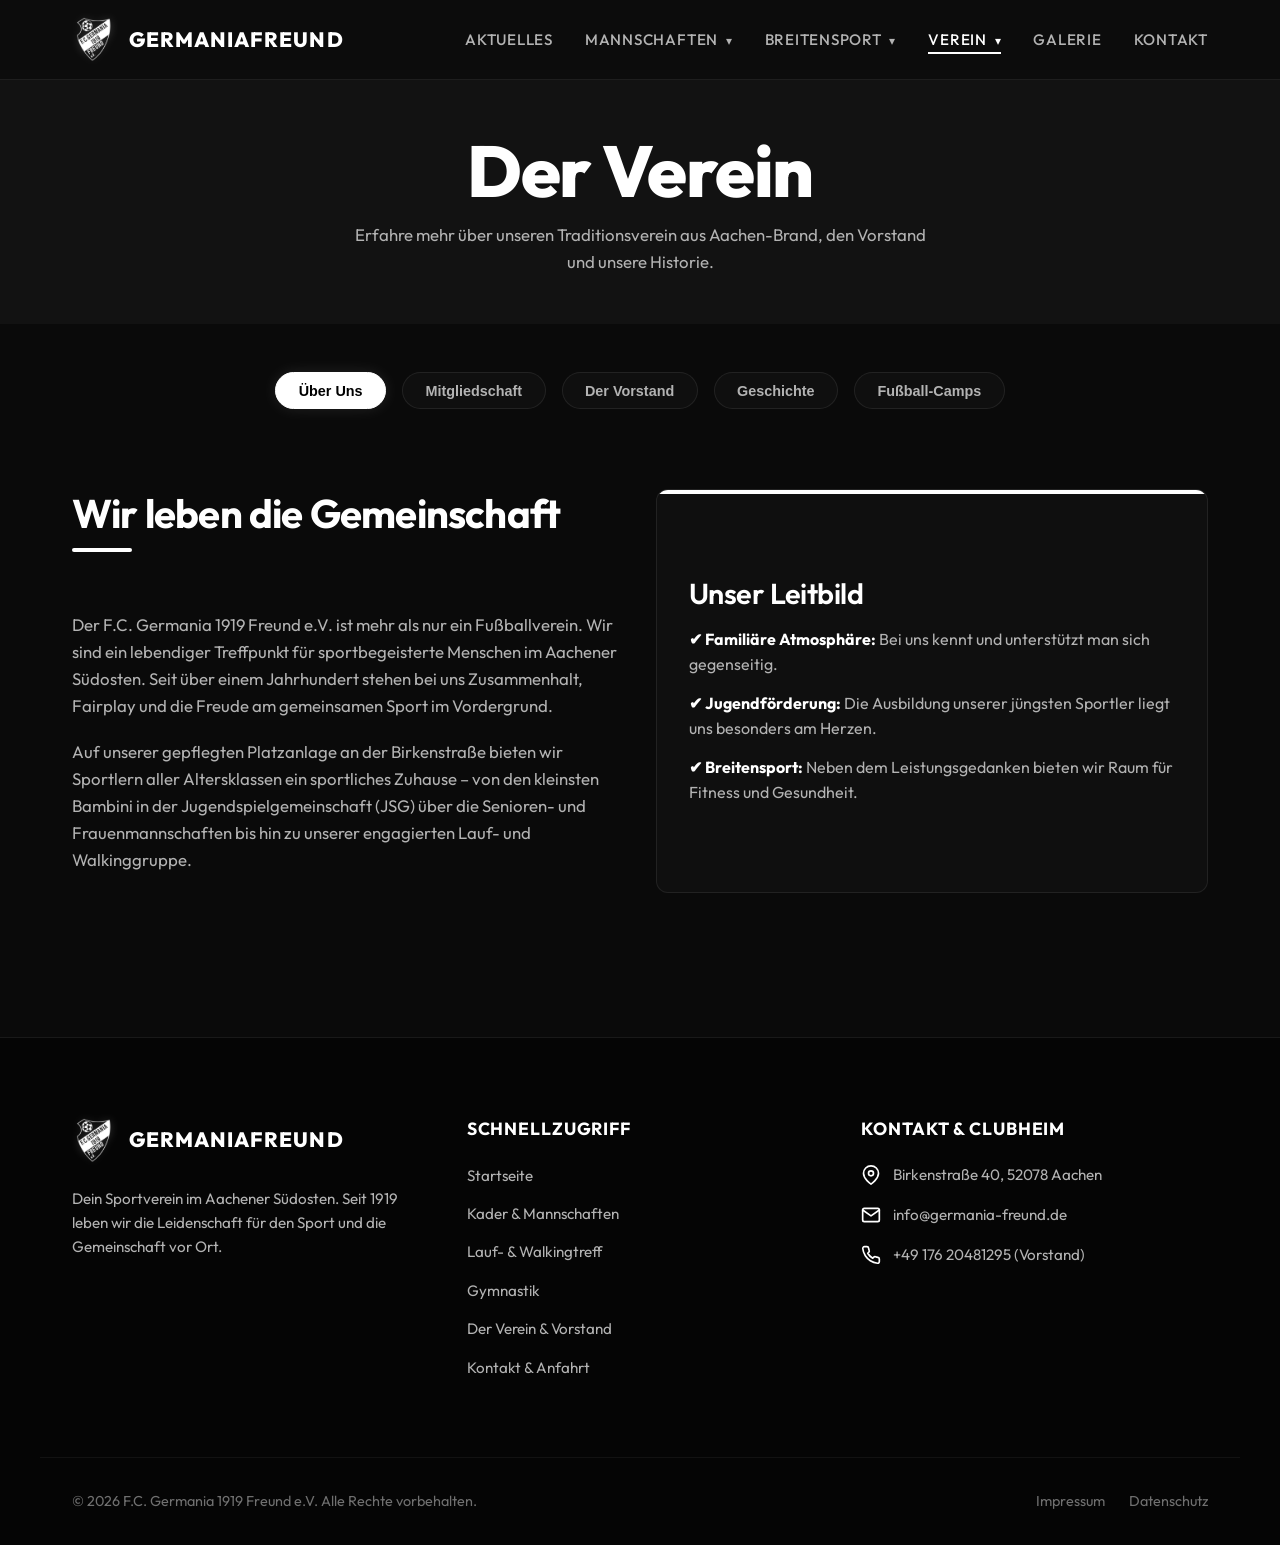
<file: verein.html>
<!DOCTYPE html>
<html lang="de">
<head>
    <meta charset="UTF-8">
    <meta name="viewport" content="width=device-width, initial-scale=1.0">
    <title>Der Verein | F.C. Germania 1919 Freund e.V.</title>
    <meta name="description" content="Erfahre mehr über die Geschichte des F.C. Germania 1919 Freund e.V., unseren Vorstand und wie du Mitglied in unserem Verein werden kannst.">
    <link rel="stylesheet" href="css/style.css?v=1.7">
    <link rel="icon" type="image/png" href="Bilder/Allgemein/Logo.png">
</head>
<body>

    <!-- --- HEADER / NAVIGATION --- -->
    <header class="header">
        <div class="container nav-container">
            <a href="index.html" class="logo">
                <img src="Bilder/Allgemein/Logo.png" alt="Germania Freund Logo" class="logo-icon" onerror="this.src='QR_Code_Homepage.png';">
                <div class="logo-text">Germania<span>Freund</span></div>
            </a>
            
            <nav>
                <ul class="nav-links">
                    <li><a href="index.html#aktuelles" class="nav-link">Aktuelles</a></li>
                    <li class="dropdown">
                        <a href="mannschaften.html" class="nav-link dropdown-toggle">Mannschaften <span class="arrow">&#9662;</span></a>
                        <ul class="dropdown-menu">
                            <li><a href="mannschaften.html" style="font-weight: 600;">Übersicht</a></li>
                            <li class="dropdown-divider"></li>
                            <li><a href="erste-mannschaft.html">1. Herren</a></li>
                            <li><a href="zweite-mannschaft.html">2. Herren</a></li>
                            <li><a href="frauenmannschaft.html">Frauen</a></li>
                            <li><a href="mannschaften.html#senioren">Alte Herren</a></li>
                            <li class="dropdown-divider"></li>
                            <li><a href="mannschaften.html#jugend">Jugend (JSG)</a></li>
                        </ul>
                    </li>
                                        <li class="dropdown">
                        <a href="laufgruppe.html" class="nav-link dropdown-toggle">Breitensport <span class="arrow">&#9662;</span></a>
                        <ul class="dropdown-menu">
                            <li><a href="laufgruppe.html">Lauf- &amp; Walkingtreff</a></li>
                            <li><a href="gymnastik.html">Gymnastik</a></li>
                        </ul>
                    </li>
                    <li class="dropdown">
                        <a href="verein.html" class="nav-link dropdown-toggle active">Verein <span class="arrow">&#9662;</span></a>
                        <ul class="dropdown-menu">
                            <li><a href="verein.html" style="font-weight: 600;">Übersicht</a></li>
                            <li class="dropdown-divider"></li>
                            <li><a href="verein.html#ueber-uns">Über Uns</a></li>
                            <li><a href="verein.html#mitgliedschaft">Mitgliedschaft</a></li>
                            <li><a href="verein.html#vorstand">Der Vorstand</a></li>
                            <li><a href="verein.html#geschichte">Geschichte</a></li>
                            <li><a href="verein.html#camps">Fußball-Camps</a></li>
                        </ul>
                    </li>
                    <li><a href="galerie.html" class="nav-link">Galerie</a></li>
                    <li><a href="kontakt.html" class="nav-link">Kontakt</a></li>
                </ul>
            </nav>
            
            <button class="burger" aria-label="Menü öffnen">
                <span class="burger-line"></span>
                <span class="burger-line"></span>
                <span class="burger-line"></span>
            </button>
        </div>
    </header>

    <!-- --- PAGE HEADER --- -->
    <section class="section section-bg" style="padding-top: calc(var(--header-height) + 3rem); padding-bottom: 3rem;">
        <div class="container">
            <h1 class="text-center text-gradient" style="margin-bottom: 0.5rem;">Der Verein</h1>
            <p class="text-center text-muted" style="max-width: 600px; margin: 0 auto;">Erfahre mehr über unseren Traditionsverein aus Aachen-Brand, den Vorstand und unsere Historie.</p>
        </div>
    </section>    <!-- --- VEREIN SELECTOR BUTTONS --- -->
    <section class="section" style="padding: 3rem 0 1rem;">
        <div class="container">
            <div class="team-selector reveal">
                <button class="team-btn active" data-target="ueber-uns">Über Uns</button>
                <button class="team-btn" data-target="mitgliedschaft">Mitgliedschaft</button>
                <button class="team-btn" data-target="vorstand">Der Vorstand</button>
                <button class="team-btn" data-target="geschichte">Geschichte</button>
                <button class="team-btn" data-target="camps">Fußball-Camps</button>
            </div>
        </div>
    </section>

    <!-- --- UEBER UNS SECTION --- -->
    <section class="section team-section-wrapper active" id="ueber-uns" style="padding: 1rem 0 5rem;">
        <div class="container">
            <div class="grid grid-2" style="margin-bottom: 4rem;">
                <div class="reveal">
                    <h2>Wir leben die Gemeinschaft</h2>
                    <p>Der F.C. Germania 1919 Freund e.V. ist mehr als nur ein Fußballverein. Wir sind ein lebendiger Treffpunkt für sportbegeisterte Menschen im Aachener Südosten. Seit über einem Jahrhundert stehen bei uns Zusammenhalt, Fairplay und die Freude am gemeinsamen Sport im Vordergrund.</p>
                    <p>Auf unserer gepflegten Platzanlage an der Birkenstraße bieten wir Sportlern aller Altersklassen ein sportliches Zuhause – von den kleinsten Bambini in der Jugendspielgemeinschaft (JSG) über die Senioren- und Frauenmannschaften bis hin zu unserer engagierten Lauf- und Walkinggruppe.</p>
                </div>
                <div class="card card-accent reveal" style="display: flex; flex-direction: column; justify-content: center; padding: 2rem;">
                    <h3 class="text-accent" style="margin-bottom: 1rem;">Unser Leitbild</h3>
                    <ul style="list-style: none; padding: 0; color: var(--text-secondary); display: flex; flex-direction: column; gap: 0.8rem;">
                        <li><strong style="color: var(--text-primary);">&#10004; Familiäre Atmosphäre:</strong> Bei uns kennt und unterstützt man sich gegenseitig.</li>
                        <li><strong style="color: var(--text-primary);">&#10004; Jugendförderung:</strong> Die Ausbildung unserer jüngsten Sportler liegt uns besonders am Herzen.</li>
                        <li><strong style="color: var(--text-primary);">&#10004; Breitensport:</strong> Neben dem Leistungsgedanken bieten wir Raum für Fitness und Gesundheit.</li>
                    </ul>
                </div>
            </div>
        </div>
    </section>

    <!-- --- MITGLIEDSCHAFT SECTION --- -->
    <section class="section team-section-wrapper" id="mitgliedschaft" style="padding: 1rem 0 5rem;">
        <div class="container">
            <div class="grid grid-2" style="margin-bottom: 3.5rem;">
                <div class="reveal">
                    <h2>Werde Teil der Germania-Familie</h2>
                    <p>Egal ob aktiv als Spieler*in auf dem Platz, Läufer*in im Treff, bei der Gymnastik oder als passives Mitglied zur Unterstützung unseres Traditionsvereins – wir freuen uns über jeden, der die Germania mitgestalten und unterstützen möchte!</p>
                    <p>Du hast die Wahl: Melde dich ab sofort in wenigen Minuten <strong>vollständig digital und papierlos online</strong> an oder nutze wie gewohnt das klassische <strong>PDF-Formular</strong> zum Ausdrucken.</p>
                </div>
                
                <!-- Online Mitgliedsantrag Highlight-Karte -->
                <div class="card card-accent reveal" style="display: flex; flex-direction: column; justify-content: space-between; padding: 2.2rem;">
                    <div>
                        <span style="background: var(--accent); color: #000; font-size: 0.75rem; font-weight: 700; text-transform: uppercase; padding: 4px 10px; border-radius: 4px; display: inline-block; margin-bottom: 1rem; letter-spacing: 0.05em;">Empfohlen &bull; Schnell &amp; Digital</span>
                        <h3 class="text-accent" style="margin-bottom: 0.8rem; font-size: 1.4rem;">Online-Mitgliedsantrag</h3>
                        <p style="color: var(--text-secondary); margin-bottom: 1.5rem; font-size: 0.95rem;">
                            Tritt der Germania in wenigen Minuten online über unser offizielles Vereinsportal bei <em>meinverein.de</em> bei – digital, papierlos und sofort übermittelt.
                        </p>
                    </div>
                    <div>
                        <a href="https://web.meinverein.de/profile/55422/member-request-application" target="_blank" rel="noopener" class="btn btn-primary" style="display: inline-flex; align-items: center; justify-content: center; gap: 8px; width: 100%; font-weight: 600;">
                            Jetzt online Mitglied werden
                            <svg width="16" height="16" viewBox="0 0 24 24" fill="none" stroke="currentColor" stroke-width="2.5" stroke-linecap="round" stroke-linejoin="round"><path d="M18 13v6a2 2 0 0 1-2 2H5a2 2 0 0 1-2-2V8a2 2 0 0 1 2-2h6"></path><polyline points="15 3 21 3 21 9"></polyline><line x1="10" y1="14" x2="21" y2="3"></line></svg>
                        </a>
                        <span style="display: block; text-align: center; font-size: 0.75rem; color: var(--text-muted); margin-top: 0.6rem;">Sicher und offiziell über meinverein.de</span>
                    </div>
                </div>
            </div>

            <!-- PDF Download & Satzung -->
            <div class="reveal" style="border-top: 1px solid rgba(255,255,255,0.05); padding-top: 3rem;">
                <h3 style="margin-bottom: 0.5rem;">Klassischer Antrag &amp; Satzung als PDF</h3>
                <p style="color: var(--text-secondary); max-width: 700px; margin-bottom: 2rem;">
                    Alternativ kannst du den Mitgliedsantrag als PDF herunterladen, ausfüllen und per E-Mail an <a href="mailto:info@germania-freund.de" style="color: var(--text-primary); text-decoration: underline;">info@germania-freund.de</a> senden oder persönlich am Sportplatz abgeben.
                </p>
                
                <div class="download-list">
                    <!-- Mitgliedsantrag PDF -->
                    <div class="download-item">
                        <div class="download-icon">
                            <svg width="24" height="24" viewBox="0 0 24 24" fill="none" stroke="currentColor" stroke-width="2" stroke-linecap="round" stroke-linejoin="round"><path d="M14 2H6a2 2 0 0 0-2 2v16a2 2 0 0 0 2 2h12a2 2 0 0 0 2-2V8z"></path><polyline points="14 2 14 8 20 8"></polyline><line x1="16" y1="13" x2="8" y2="13"></line><line x1="16" y1="17" x2="8" y2="17"></line><polyline points="10 9 9 9 8 9"></polyline></svg>
                        </div>
                        <div class="download-info">
                            <div class="download-name">Mitgliedsantrag 2026 (PDF)</div>
                            <div class="download-size">PDF (ca. 445 KB)</div>
                        </div>
                        <a href="downloads/Mitgliedsantrag_2026.pdf" download class="download-btn" aria-label="Mitgliedsantrag 2026 herunterladen">
                            <svg width="20" height="20" viewBox="0 0 24 24" fill="none" stroke="currentColor" stroke-width="2" stroke-linecap="round" stroke-linejoin="round"><path d="M21 15v4a2 2 0 0 1-2 2H5a2 2 0 0 1-2-2v-4"></path><polyline points="7 10 12 15 17 10"></polyline><line x1="12" y1="15" x2="12" y2="3"></line></svg>
                        </a>
                    </div>
                    
                    <!-- Satzung PDF -->
                    <div class="download-item">
                        <div class="download-icon">
                            <svg width="24" height="24" viewBox="0 0 24 24" fill="none" stroke="currentColor" stroke-width="2" stroke-linecap="round" stroke-linejoin="round"><path d="M12 22s8-4 8-10V5l-8-3-8 3v7c0 6 8 10 8 10z"></path></svg>
                        </div>
                        <div class="download-info">
                            <div class="download-name">Vereinssatzung (Stand 2023)</div>
                            <div class="download-size">PDF (ca. 150 KB)</div>
                        </div>
                        <a href="downloads/Satzung_2023.pdf" download class="download-btn" aria-label="Vereinssatzung herunterladen">
                            <svg width="20" height="20" viewBox="0 0 24 24" fill="none" stroke="currentColor" stroke-width="2" stroke-linecap="round" stroke-linejoin="round"><path d="M21 15v4a2 2 0 0 1-2 2H5a2 2 0 0 1-2-2v-4"></path><polyline points="7 10 12 15 17 10"></polyline><line x1="12" y1="15" x2="12" y2="3"></line></svg>
                        </a>
                    </div>
                </div>
            </div>
        </div>
    </section>

    <!-- --- VORSTAND SECTION --- -->
    <section class="section team-section-wrapper" id="vorstand" style="padding: 1rem 0 5rem;">
        <div class="container">
            <div class="grid grid-2">
                <div class="reveal">
                    <h2>Gemeinschaft und Führung</h2>
                    <p>Hinter einem erfolgreichen Verein steht ein engagiertes Team. Unser Vereinsvorstand setzt sich mit Herzblut für die Weiterentwicklung von F.C. Germania 1919 Freund e.V. ein, fördert die Jugendarbeit und pflegt das Vereinsleben auf unserer Sportanlage an der Birkenstraße.</p>
                    <p>Hast du Fragen zur Vereinsstruktur, Sponsoring oder Projekten? Unsere Vorstandsmitglieder stehen dir gerne für Fragen und Anregungen zur Verfügung.</p>
                </div>
                
                <div class="card card-accent reveal">
                    <h3 class="text-accent" style="margin-bottom: 1.5rem;">1. Vorsitzende*r</h3>
                    <div style="margin-bottom: 1.5rem;">                        
                        <p style="color: var(--text-primary); font-weight: 600; margin-bottom: 0.2rem;">Martin Pieren</p>
                    </div>
                    
                    <div style="border-top: 1px solid rgba(255,255,255,0.05); padding-top: 1.5rem;">
                        <h4 style="margin-bottom: 0.8rem;">Kontaktdaten Vorstand</h4>
                        <div class="footer-contact-item" style="margin-bottom: 0.8rem;">
                            <svg width="18" height="18" viewBox="0 0 24 24" fill="none" stroke="currentColor" stroke-width="2" stroke-linecap="round" stroke-linejoin="round"><path d="M4 4h16c1.1 0 2 .9 2 2v12c0 1.1-.9 2-2 2H4c-1.1 0-2-.9-2-2V6c0-1.1.9-2 2-2z"></path><polyline points="22,6 12,13 2,6"></polyline></svg>
                            <a href="mailto:vorstand@germania-freund.de" style="color: var(--text-secondary); text-decoration: underline;">vorstand@germania-freund.de</a>
                        </div>
                        <div class="footer-contact-item">
                            <svg width="18" height="18" viewBox="0 0 24 24" fill="none" stroke="currentColor" stroke-width="2" stroke-linecap="round" stroke-linejoin="round"><path d="M22 16.92v3a2 2 0 0 1-2.18 2 19.79 19.79 0 0 1-8.63-3.07 19.5 19.5 0 0 1-6-6 19.79 19.79 0 0 1-3.07-8.67A2 2 0 0 1 4.11 2h3a2 2 0 0 1 2 1.72 12.84 12.84 0 0 0 .7 2.81 2 2 0 0 1-.45 2.11L8.09 9.91a16 16 0 0 0 6 6l1.27-1.27a2 2 0 0 1 2.11-.45 12.84 12.84 0 0 0 2.81.7A2 2 0 0 1 22 16.92z"></path></svg>
                            <span>+49 176 20481295</span>
                        </div>
                    </div>
                </div>
            </div>
            
            <!-- Weitere Vorstandsmitglieder -->
            <div class="reveal" style="margin-top: 4rem;">
                <h3 class="text-center" style="margin-bottom: 2rem; position: relative; display: inline-block; left: 50%; transform: translateX(-50%);">Weitere Vorstandsmitglieder</h3>
                <div class="grid grid-3">
                    <div class="card" style="padding: 2rem 1.5rem; text-align: center;">
                        <h4 style="color: var(--text-primary); margin-bottom: 0.5rem;">2. Vorsitzende*r</h4>
                        <p style="font-weight: 600; color: var(--text-secondary); margin-bottom: 0;">Andreas Clintgens</p>
                    </div>
                    <div class="card" style="padding: 2rem 1.5rem; text-align: center;">
                        <h4 style="color: var(--text-primary); margin-bottom: 0.5rem;">1. Kassierer*in</h4>
                        <p style="font-weight: 600; color: var(--text-secondary); margin-bottom: 0;">Dennis Bey</p>
                    </div>
                    <div class="card" style="padding: 2rem 1.5rem; text-align: center;">
                        <h4 style="color: var(--text-primary); margin-bottom: 0.5rem;">2. Kassierer*in</h4>
                        <p style="font-weight: 600; color: var(--text-secondary); margin-bottom: 0;">Alexander Gier</p>
                    </div>
                    <div class="card" style="padding: 2rem 1.5rem; text-align: center;">
                        <h4 style="color: var(--text-primary); margin-bottom: 0.5rem;">1. Geschäftsführer*in</h4>
                        <p style="font-weight: 600; color: var(--text-secondary); margin-bottom: 0;">Tatjana Schmidt</p>
                    </div>
                    <div class="card" style="padding: 2rem 1.5rem; text-align: center;">
                        <h4 style="color: var(--text-primary); margin-bottom: 0.5rem;">2. Geschäftsführer*in</h4>
                        <p style="font-weight: 600; color: var(--text-secondary); margin-bottom: 0;">Manuel Mennicken</p>
                    </div>
                    <div class="card" style="padding: 2rem 1.5rem; text-align: center;">
                        <h4 style="color: var(--text-primary); margin-bottom: 0.5rem;">Jugendvorsitzende*r</h4>
                        <p style="font-weight: 600; color: var(--text-secondary); margin-bottom: 0;">Dirk Havenith</p>
                    </div>
                    <div class="card" style="padding: 2rem 1.5rem; text-align: center;">
                        <h4 style="color: var(--text-primary); margin-bottom: 0.5rem;">Öffentlichkeitsverantwortliche*r</h4>
                        <p style="font-weight: 600; color: var(--text-secondary); margin-bottom: 0;">Paul Vondenbusch</p>
                    </div>
                </div>
            </div>
        </div>
    </section>

    <!-- --- HISTORIE SECTION --- -->
    <section class="section team-section-wrapper" id="geschichte" style="padding: 1rem 0 5rem;">
        <div class="container">
            <h2>Unsere Geschichte (seit 1919)</h2>
            <p>Über ein Jahrhundert Germania Freund. Gegründet im Jahr 1919, blickt unser Verein auf eine bewegte Geschichte zurück, geprägt von sportlichen Höhen und Tiefen, aber vor allem von unerschütterlicher Gemeinschaft und ehrenamtlichem Engagement.</p>
            <p style="margin-bottom: 2.5rem;">Für alle Geschichtsinteressierten bieten wir hier unsere offiziellen Jubiläumsbücher zum Download an. Sie dokumentieren Meilensteine, historische Fotos und Berichte von Zeitzeugen aus den ersten 60, 75 & 100 Jahren unseres Bestehens.</p>
            
            <div class="download-list">
                <!-- 60 Jahre Buch -->
                <div class="download-item reveal">
                    <div class="download-icon">
                        <svg width="24" height="24" viewBox="0 0 24 24" fill="none" stroke="currentColor" stroke-width="2" stroke-linecap="round" stroke-linejoin="round"><path d="M4 19.5A2.5 2.5 0 0 1 6.5 17H20"></path><path d="M6.5 2H20v20H6.5A2.5 2.5 0 0 1 4 19.5v-15A2.5 2.5 0 0 1 6.5 2z"></path></svg>
                    </div>
                    <div class="download-info">
                        <div class="download-name">Jubiläumsheft - 60 Jahre</div>
                        <div class="download-size">PDF (ca. 24,2 MB)</div>
                    </div>
                    <a href="downloads/Jubilaeumsheft_60_Jahre.pdf" download class="download-btn" aria-label="Jubiläumsheft 60 Jahre FCG herunterladen">
                        <svg width="20" height="20" viewBox="0 0 24 24" fill="none" stroke="currentColor" stroke-width="2" stroke-linecap="round" stroke-linejoin="round"><path d="M21 15v4a2 2 0 0 1-2 2H5a2 2 0 0 1-2-2v-4"></path><polyline points="7 10 12 15 17 10"></polyline><line x1="12" y1="15" x2="12" y2="3"></line></svg>
                    </a>
                </div>
                
                <!-- 75 Jahre Buch -->
                <div class="download-item reveal">
                    <div class="download-icon">
                        <svg width="24" height="24" viewBox="0 0 24 24" fill="none" stroke="currentColor" stroke-width="2" stroke-linecap="round" stroke-linejoin="round"><path d="M4 19.5A2.5 2.5 0 0 1 6.5 17H20"></path><path d="M6.5 2H20v20H6.5A2.5 2.5 0 0 1 4 19.5v-15A2.5 2.5 0 0 1 6.5 2z"></path></svg>
                    </div>
                    <div class="download-info">
                        <div class="download-name">Jubiläumsheft - 75 Jahre</div>
                        <div class="download-size">PDF (ca. 43,7 MB)</div>
                    </div>
                    <a href="downloads/Jubilaeumsheft_75_Jahre.pdf" download class="download-btn" aria-label="Jubiläumsheft 75 Jahre FCG herunterladen">
                        <svg width="20" height="20" viewBox="0 0 24 24" fill="none" stroke="currentColor" stroke-width="2" stroke-linecap="round" stroke-linejoin="round"><path d="M21 15v4a2 2 0 0 1-2 2H5a2 2 0 0 1-2-2v-4"></path><polyline points="7 10 12 15 17 10"></polyline><line x1="12" y1="15" x2="12" y2="3"></line></svg>
                    </a>
                </div>
				
				<!-- 100 Jahre Buch -->
                <div class="download-item reveal">
                    <div class="download-icon">
                        <svg width="24" height="24" viewBox="0 0 24 24" fill="none" stroke="currentColor" stroke-width="2" stroke-linecap="round" stroke-linejoin="round"><path d="M4 19.5A2.5 2.5 0 0 1 6.5 17H20"></path><path d="M6.5 2H20v20H6.5A2.5 2.5 0 0 1 4 19.5v-15A2.5 2.5 0 0 1 6.5 2z"></path></svg>
                    </div>
                    <div class="download-info">
                        <div class="download-name">Jubiläumsheft - 100 Jahre</div>
                        <div class="download-size">PDF (ca. 24,2 MB)</div>
                    </div>
                    <a href="downloads/Jubilaeumsheft_100_Jahre.pdf" download class="download-btn" aria-label="Jubiläumsheft 60 Jahre FCG herunterladen">
                        <svg width="20" height="20" viewBox="0 0 24 24" fill="none" stroke="currentColor" stroke-width="2" stroke-linecap="round" stroke-linejoin="round"><path d="M21 15v4a2 2 0 0 1-2 2H5a2 2 0 0 1-2-2v-4"></path><polyline points="7 10 12 15 17 10"></polyline><line x1="12" y1="15" x2="12" y2="3"></line></svg>
                    </a>
                </div>
                
            </div>
        </div>
    </section>

    <!-- --- CAMPS SECTION --- -->
    <section class="section team-section-wrapper" id="camps" style="padding: 1rem 0 5rem;">
        <div class="container">
            <div class="grid grid-2">
                <div class="reveal">
                    <h2>MedAix Sportcamps</h2>
                    <p>In den Schulferien veranstaltet unser Partner <b>MedAix</b> regelmäßig professionelle Fußball-Camps für Jungen und Mädchen im Alter von 6 bis 14 Jahren. Unter Anleitung von erfahrenen Jugendtrainern trainieren die Kids Technik, Taktik, Spielformen und Teamgeist – und haben vor allem jede Menge Spaß!</p>
                    <p>Unsere Camps finden jeweils im Frühjahr und Sommer auf unserer Sportanlage statt. Die Teilnehmer erhalten täglich warmes, sportgerechtes Mittagessen, gesunde Snacks sowie ein offizielles Camp-Trikot-Set.</p>
                    
                    <div style="margin-top: 2rem;">
                        <a href="https://www.medaix-sportcamps.de/" target="_blank" rel="noopener" class="btn btn-primary" style="display: inline-flex; align-items: center; gap: 8px;">
                            Jetzt anmelden &amp; Infos sichern
                            <svg width="16" height="16" viewBox="0 0 24 24" fill="none" stroke="currentColor" stroke-width="2" stroke-linecap="round" stroke-linejoin="round" style="stroke: currentColor;"><path d="M18 13v6a2 2 0 0 1-2 2H5a2 2 0 0 1-2-2V8a2 2 0 0 1 2-2h6"></path><polyline points="15 3 21 3 21 9"></polyline><line x1="10" y1="14" x2="21" y2="3"></line></svg>
                        </a>
                    </div>
                </div>
                
                <div class="card card-accent reveal" style="padding: 2rem; display: flex; flex-direction: column; justify-content: space-between;">
                    <div>
                        <h3 class="text-accent" style="margin-bottom: 1rem;">Camp-Leistungen</h3>
                        <ul style="list-style: none; padding: 0; color: var(--text-secondary); display: flex; flex-direction: column; gap: 0.6rem; font-size: 0.95rem;">
                            <li>&#9989; Täglich von 9:00 bis 15:00 </li>
                            <li>&#9989; Eine warme Mahlzeit, Snacks und Getränke sind inklusive</li>
                            <li>&#9989; Jedes Kind bekommen ein Geschenk, dass an das Camp erinnern soll</li>
                            <li>&#9989; Jedes gesetzlich versicherte Kind bekommt von der Krankenkasse einen Anteil (meistens 70-90€ der Teilnahmegebühr) zurückerstattet, da das Camp als Präventionscamp gemeldet ist</li>
						</ul>
						
						<p><br>Sollte es Fragen geben, könnt ihr gerne direkt im Standort anrufen: 0241/92787100
						Ansprechpartner ist Nikolas Karamanlis
						Wir freuen uns auf eure Teilnahme!</p>
                    </div>
                </div>
            </div>
        </div>
    </section>

    <!-- --- FOOTER --- -->
    <footer class="footer">
        <div class="container footer-grid">
            <div>
                <a href="index.html" class="logo" style="margin-bottom: 1.5rem;">
                    <img src="Bilder/Allgemein/Logo.png" alt="Germania Freund Logo" class="logo-icon" onerror="this.src='QR_Code_Homepage.png';">
                    <div class="logo-text">Germania<span>Freund</span></div>
                </a>
                <p class="footer-col-desc">Dein Sportverein im Aachener Südosten. Seit 1919 leben wir die Leidenschaft für den Sport und die Gemeinschaft vor Ort.</p>
            </div>
            
            <div>
                <h4 class="footer-col-title">Schnellzugriff</h4>
                <ul class="footer-links">
                    <li class="footer-link-item"><a href="index.html">Startseite</a></li>
                    <li class="footer-link-item"><a href="mannschaften.html">Kader & Mannschaften</a></li>
                                        <li class="footer-link-item"><a href="laufgruppe.html">Lauf- &amp; Walkingtreff</a></li>
                    <li class="footer-link-item"><a href="gymnastik.html">Gymnastik</a></li>
                    <li class="footer-link-item"><a href="verein.html">Der Verein & Vorstand</a></li>
                    <li class="footer-link-item"><a href="kontakt.html">Kontakt & Anfahrt</a></li>
                </ul>
            </div>
            
            <div>
                <h4 class="footer-col-title">Kontakt & Clubheim</h4>
                <div class="footer-contact-item">
                    <svg viewBox="0 0 24 24" fill="none" stroke="currentColor" stroke-width="2" stroke-linecap="round" stroke-linejoin="round"><path d="M21 10c0 7-9 13-9 13s-9-6-9-13a9 9 0 0 1 18 0z"></path><circle cx="12" cy="10" r="3"></circle></svg>
                    <span>Birkenstraße 40, 52078 Aachen</span>
                </div>
                <div class="footer-contact-item">
                    <svg viewBox="0 0 24 24" fill="none" stroke="currentColor" stroke-width="2" stroke-linecap="round" stroke-linejoin="round"><path d="M4 4h16c1.1 0 2 .9 2 2v12c0 1.1-.9 2-2 2H4c-1.1 0-2-.9-2-2V6c0-1.1.9-2 2-2z"></path><polyline points="22,6 12,13 2,6"></polyline></svg>
                    <span>info@germania-freund.de</span>
                </div>
                <div class="footer-contact-item">
                    <svg viewBox="0 0 24 24" fill="none" stroke="currentColor" stroke-width="2" stroke-linecap="round" stroke-linejoin="round"><path d="M22 16.92v3a2 2 0 0 1-2.18 2 19.79 19.79 0 0 1-8.63-3.07 19.5 19.5 0 0 1-6-6 19.79 19.79 0 0 1-3.07-8.67A2 2 0 0 1 4.11 2h3a2 2 0 0 1 2 1.72 12.84 12.84 0 0 0 .7 2.81 2 2 0 0 1-.45 2.11L8.09 9.91a16 16 0 0 0 6 6l1.27-1.27a2 2 0 0 1 2.11-.45 12.84 12.84 0 0 0 2.81.7A2 2 0 0 1 22 16.92z"></path></svg>
                    <span>+49 176 20481295 (Vorstand)</span>
                </div>
            </div>
        </div>
        
        <div class="container footer-bottom">
            <div>
                &copy; <span id="current-year">2026</span> F.C. Germania 1919 Freund e.V. Alle Rechte vorbehalten.
            </div>
            <div class="footer-legal-links">
                <a href="impressum.html">Impressum</a>
                <a href="datenschutz.html">Datenschutz</a>
            </div>
        </div>
    </footer>

    <script src="js/main.js?v=1.7"></script>
</body>
</html>
</file>
<file: css/style.css>
@import url('https://fonts.googleapis.com/css2?family=Outfit:wght@300;400;500;600;700;800&display=swap');

/* --- DESIGN SYSTEM VARIABLES --- */
:root {
    --bg-primary: #0a0a0a;
    --bg-secondary: #121212;
    --bg-tertiary: #1c1c1c;
    --text-primary: #ffffff;
    --text-secondary: #b3b3b3;
    --text-muted: #707070;
    --accent: #ffffff; /* Sleek Monochrome White */
    --accent-rgb: 255, 255, 255;
    --accent-hover: #e0e0e0; /* Sleek Silver Gray */
    --accent-muted: rgba(255, 255, 255, 0.08);
    
    --glass-bg: rgba(18, 18, 18, 0.75);
    --glass-bg-hover: rgba(28, 28, 28, 0.85);
    --glass-border: rgba(255, 255, 255, 0.08);
    --glass-border-hover: rgba(255, 255, 255, 0.15);
    --glass-blur: blur(12px);
    
    --card-shadow: 0 10px 30px rgba(0, 0, 0, 0.5);
    --accent-shadow: 0 0 15px rgba(255, 255, 255, 0.1);
    
    --transition-smooth: all 0.3s cubic-bezier(0.4, 0, 0.2, 1);
    --transition-fast: all 0.15s ease;
    
    --font-sans: 'Outfit', -apple-system, BlinkMacSystemFont, "Segoe UI", Roboto, Helvetica, Arial, sans-serif;
    
    --container-max-width: 1200px;
    --header-height: 80px;
}

/* --- BASE & RESET --- */
* {
    margin: 0;
    padding: 0;
    box-sizing: border-box;
}

html {
    scroll-behavior: smooth;
    background-color: var(--bg-primary);
    color: var(--text-primary);
    font-family: var(--font-sans);
    -webkit-font-smoothing: antialiased;
    overflow-x: hidden;
}

body {
    background-color: var(--bg-primary);
    min-height: 100vh;
    display: flex;
    flex-direction: column;
    overflow-x: hidden;
    line-height: 1.6;
}

/* Custom Scrollbar */
::-webkit-scrollbar {
    width: 10px;
}
::-webkit-scrollbar-track {
    background: var(--bg-primary);
}
::-webkit-scrollbar-thumb {
    background: #2a2a2a;
    border-radius: 5px;
    border: 2px solid var(--bg-primary);
}
::-webkit-scrollbar-thumb:hover {
    background: var(--accent);
}

a {
    color: var(--text-primary);
    text-decoration: none;
    transition: var(--transition-fast);
}

img {
    max-width: 100%;
    height: auto;
    display: block;
}

/* --- TYPOGRAPHY --- */
h1, h2, h3, h4, h5, h6 {
    font-weight: 700;
    line-height: 1.2;
    letter-spacing: -0.02em;
    margin-bottom: 0.5em;
}

h1 {
    font-size: clamp(2.5rem, 6vw, 4.5rem);
    font-weight: 800;
}

h2 {
    font-size: clamp(1.8rem, 4vw, 2.5rem);
    position: relative;
    padding-bottom: 15px;
    margin-bottom: 1.5em;
}

/* Accent under-bar for h2 headings */
h2::after {
    content: '';
    position: absolute;
    bottom: 0;
    left: 0;
    width: 60px;
    height: 4px;
    background: var(--accent);
    border-radius: 2px;
}

h2.text-center::after {
    left: 50%;
    transform: translateX(-50%);
}

h3 {
    font-size: clamp(1.3rem, 2.5vw, 1.8rem);
    font-weight: 600;
}

p {
    color: var(--text-secondary);
    margin-bottom: 1.2rem;
    font-size: 1.05rem;
}

.text-gradient {
    background: linear-gradient(135deg, #ffffff 40%, var(--accent) 100%);
    -webkit-background-clip: text;
    -webkit-text-fill-color: transparent;
}

.text-center { text-align: center; }
.text-accent { color: var(--accent); }

/* --- LAYOUT UTILITIES --- */
.container {
    width: 100%;
    max-width: var(--container-max-width);
    margin: 0 auto;
    padding: 0 2rem;
}

.section {
    padding: 6rem 0;
    position: relative;
}

.section-bg {
    background-color: var(--bg-secondary);
}

.grid {
    display: grid;
    gap: 2rem;
}

.grid-2 { grid-template-columns: repeat(auto-fit, minmax(450px, 1fr)); }
.grid-3 { grid-template-columns: repeat(auto-fit, minmax(280px, 1fr)); }
.grid-4 { grid-template-columns: repeat(auto-fit, minmax(220px, 1fr)); }

/* --- HEADER & NAVIGATION --- */
.header {
    position: fixed;
    top: 0;
    left: 0;
    width: 100%;
    height: var(--header-height);
    background: rgba(10, 10, 10, 0.7);
    backdrop-filter: var(--glass-blur);
    -webkit-backdrop-filter: var(--glass-blur);
    border-bottom: 1px solid var(--glass-border);
    z-index: 1000;
    transition: var(--transition-smooth);
}

.header.scrolled {
    height: 70px;
    background: rgba(10, 10, 10, 0.9);
    box-shadow: 0 5px 20px rgba(0, 0, 0, 0.4);
}

.nav-container {
    display: flex;
    justify-content: space-between;
    align-items: center;
    height: 100%;
}

.logo {
    display: flex;
    align-items: center;
    gap: 12px;
}

.logo-icon {
    width: 45px;
    height: 45px;
    object-fit: contain;
    filter: drop-shadow(0 0 5px rgba(255, 255, 255, 0.2));
}

.logo-text {
    font-size: 1.3rem;
    font-weight: 800;
    letter-spacing: 0.05em;
    text-transform: uppercase;
}

.logo-text span {
    color: var(--accent);
}

.nav-links {
    display: flex;
    align-items: center;
    gap: 2rem;
    list-style: none;
}

.nav-link {
    font-size: 0.95rem;
    font-weight: 500;
    text-transform: uppercase;
    letter-spacing: 0.05em;
    position: relative;
    padding: 5px 0;
    color: var(--text-secondary);
}

.nav-link:hover, .nav-link.active {
    color: var(--text-primary);
}

/* Nav Link Hover Underline */
.nav-link::after {
    content: '';
    position: absolute;
    bottom: 0;
    left: 0;
    width: 0;
    height: 2px;
    background: var(--accent);
    transition: var(--transition-smooth);
}

.nav-link:hover::after, .nav-link.active::after {
    width: 100%;
}

/* --- DROPDOWN NAVIGATION --- */
.dropdown {
    position: relative;
}

.dropdown-menu {
    position: absolute;
    top: 100%;
    left: 50%;
    transform: translateX(-50%) translateY(10px);
    background: rgba(15, 15, 15, 0.95);
    backdrop-filter: blur(15px);
    -webkit-backdrop-filter: blur(15px);
    border: 1px solid var(--glass-border);
    border-radius: 8px;
    padding: 0.8rem 0;
    min-width: 180px;
    list-style: none;
    display: flex;
    flex-direction: column;
    gap: 0.2rem;
    opacity: 0;
    visibility: hidden;
    transition: all 0.3s cubic-bezier(0.4, 0, 0.2, 1);
    box-shadow: 0 10px 30px rgba(0, 0, 0, 0.5);
    z-index: 100;
}

.dropdown-menu li a {
    display: block;
    padding: 0.6rem 1.5rem;
    color: var(--text-secondary);
    font-size: 0.9rem;
    font-weight: 500;
    transition: var(--transition-smooth);
    text-align: left;
}

.dropdown-menu li a:hover {
    color: var(--text-primary);
    background: rgba(255, 255, 255, 0.05);
    padding-left: 1.8rem;
}

.dropdown-header {
    padding: 0.4rem 1.5rem 0.2rem;
    font-size: 0.75rem;
    font-weight: 700;
    text-transform: uppercase;
    color: var(--accent);
    letter-spacing: 0.1em;
    text-align: left;
}

.dropdown-divider {
    height: 1px;
    background: rgba(255, 255, 255, 0.05);
    margin: 0.4rem 0;
}

.arrow {
    display: inline-block;
    font-size: 0.75rem;
    margin-left: 4px;
    transition: transform 0.3s ease;
}

/* Show dropdown on hover (Desktop) */
@media (min-width: 993px) {
    .dropdown:hover .dropdown-menu {
        opacity: 1;
        visibility: visible;
        transform: translateX(-50%) translateY(0);
    }
    
    .dropdown:hover .arrow {
        transform: rotate(180deg);
    }
}

/* Mobile dropdown styles */
@media (max-width: 992px) {
    .dropdown-menu {
        display: none; /* Hide by default on mobile */
        position: static;
        transform: none;
        opacity: 1;
        visibility: visible;
        background: transparent;
        border: none;
        box-shadow: none;
        padding: 0.5rem 0 0 0;
        flex-direction: column;
        align-items: center;
        gap: 0.4rem;
        width: 100%;
        min-width: 0;
        height: auto;
    }
    
    .dropdown.active .dropdown-menu {
        display: flex; /* Show when active */
    }
    
    .dropdown.active .arrow {
        transform: rotate(180deg);
    }
    
    .dropdown-menu li a {
        padding: 0.3rem 1rem;
        font-size: 1.1rem;
        color: var(--text-secondary);
        text-align: center;
    }
    
    .dropdown-menu li a:hover {
        background: transparent;
        color: var(--accent);
    }
    
    .dropdown-header {
        padding: 0.5rem 1rem 0.1rem;
        font-size: 0.8rem;
        color: var(--accent);
        text-align: center;
        font-weight: 700;
        text-transform: uppercase;
        letter-spacing: 0.05em;
    }
    
    .dropdown-divider {
        display: none;
    }
}


/* Burger Menu */
.burger {
    display: none;
    cursor: pointer;
    background: transparent;
    border: none;
    z-index: 1100;
    padding: 10px;
}

.burger-line {
    display: block;
    width: 25px;
    height: 2px;
    margin: 5px 0;
    background: var(--text-primary);
    transition: var(--transition-smooth);
}

/* --- BUTTONS --- */
.btn {
    display: inline-flex;
    align-items: center;
    justify-content: center;
    gap: 8px;
    padding: 0.8rem 1.6rem;
    font-size: 0.95rem;
    font-weight: 600;
    text-transform: uppercase;
    letter-spacing: 0.05em;
    border-radius: 5px;
    cursor: pointer;
    transition: var(--transition-smooth);
    border: 2px solid transparent;
}

.btn-primary {
    background-color: var(--accent);
    color: #000;
}

.btn-primary:hover {
    background-color: var(--accent-hover);
    box-shadow: var(--accent-shadow);
    transform: translateY(-2px);
}

.btn-secondary {
    background-color: transparent;
    border-color: var(--glass-border-hover);
    color: var(--text-primary);
}

.btn-secondary:hover {
    background-color: rgba(255, 255, 255, 0.05);
    border-color: var(--accent);
    transform: translateY(-2px);
}

.btn-sm {
    padding: 0.5rem 1rem;
    font-size: 0.85rem;
}

/* --- HERO SECTION --- */
.hero {
    position: relative;
    min-height: 90vh;
    padding-top: var(--header-height);
    display: flex;
    align-items: center;
    justify-content: center;
    overflow: hidden;
    background: linear-gradient(to bottom, rgba(10, 10, 10, 0.4) 0%, rgba(10, 10, 10, 0.95) 100%), url('../Bilder/Allgemein/Sportplatz_Sonnenuntergang.jpg') no-repeat center center;
    background-size: cover;
}

.hero-content {
    text-align: center;
    max-width: 800px;
    z-index: 1;
    display: flex;
    flex-direction: column;
    align-items: center;
}

.hero-tag {
    font-size: 1rem;
    font-weight: 600;
    text-transform: uppercase;
    letter-spacing: 0.2em;
    color: var(--accent);
    margin-bottom: 1.5rem;
    animation: fadeInUp 0.8s ease forwards;
}

.hero h1 {
    margin-bottom: 1.5rem;
    animation: fadeInUp 1s ease forwards;
}

.hero-desc {
    font-size: 1.25rem;
    color: var(--text-secondary);
    margin-bottom: 2.5rem;
    animation: fadeInUp 1.2s ease forwards;
}

.hero-btns {
    display: flex;
    gap: 1.5rem;
    animation: fadeInUp 1.4s ease forwards;
}

/* --- CARDS & GLASSMORPHISM --- */
.card {
    background: var(--glass-bg);
    border: 1px solid var(--glass-border);
    backdrop-filter: var(--glass-blur);
    -webkit-backdrop-filter: var(--glass-blur);
    border-radius: 12px;
    padding: 2.5rem;
    transition: var(--transition-smooth);
    position: relative;
    overflow: hidden;
}

.card:hover {
    transform: translateY(-5px);
    background: var(--glass-bg-hover);
    border-color: var(--glass-border-hover);
    box-shadow: var(--card-shadow);
}

.card-accent::before {
    content: '';
    position: absolute;
    top: 0;
    left: 0;
    width: 100%;
    height: 4px;
    background: var(--accent);
}

.card-title {
    margin-bottom: 1rem;
}

/* Feature/News Cards */
.news-card {
    display: flex;
    flex-direction: column;
    height: 100%;
    padding: 0;
    border-radius: 12px;
    overflow: hidden;
}

.news-img {
    height: 220px;
    position: relative;
    overflow: hidden;
}

.news-img img {
    width: 100%;
    height: 100%;
    object-fit: cover;
    transition: var(--transition-smooth);
}

.news-card:hover .news-img img {
    transform: scale(1.05);
}

.news-tag {
    position: absolute;
    top: 15px;
    left: 15px;
    background-color: var(--accent);
    color: #000;
    padding: 4px 10px;
    border-radius: 4px;
    font-size: 0.75rem;
    font-weight: 700;
    text-transform: uppercase;
    letter-spacing: 0.05em;
    z-index: 10;
}

.news-info {
    padding: 2rem;
    display: flex;
    flex-direction: column;
    flex-grow: 1;
}

.news-date {
    font-size: 0.85rem;
    color: var(--text-muted);
    margin-bottom: 0.8rem;
    font-weight: 500;
}

.news-info p {
    flex-grow: 1;
    margin-bottom: 1.5rem;
}

/* --- HORIZONTAL NEWS SLIDER --- */
.section-header-row {
    display: flex;
    justify-content: space-between;
    align-items: center;
    margin-bottom: 2rem;
    gap: 1.5rem;
}

.section-header-row h2 {
    margin-bottom: 0;
}

.news-slider-nav {
    display: flex;
    align-items: center;
    gap: 0.75rem;
}

.slider-btn {
    width: 44px;
    height: 44px;
    border-radius: 50%;
    background: var(--glass-bg);
    border: 1px solid var(--glass-border);
    color: var(--text-primary);
    display: flex;
    align-items: center;
    justify-content: center;
    cursor: pointer;
    transition: var(--transition-smooth);
    backdrop-filter: var(--glass-blur);
    -webkit-backdrop-filter: var(--glass-blur);
    box-shadow: 0 4px 15px rgba(0, 0, 0, 0.3);
}

.slider-btn:hover:not(:disabled) {
    background: #ffffff;
    color: #000000;
    border-color: #ffffff;
    transform: translateY(-2px);
    box-shadow: 0 6px 20px rgba(255, 255, 255, 0.25);
}

.slider-btn:active:not(:disabled) {
    transform: translateY(0);
}

.slider-btn:disabled {
    opacity: 0.25;
    cursor: not-allowed;
    border-color: rgba(255, 255, 255, 0.05);
}

.news-slider-container {
    position: relative;
    width: 100%;
}

.news-track {
    display: flex;
    gap: 1.75rem;
    overflow-x: auto;
    scroll-behavior: smooth;
    scroll-snap-type: x mandatory;
    -webkit-overflow-scrolling: touch;
    padding: 0.5rem 0.25rem 1.5rem;
    scrollbar-width: none;
}

.news-track::-webkit-scrollbar {
    display: none;
}

.news-slide {
    flex: 0 0 calc((100% - (2 * 1.75rem)) / 3);
    min-width: 290px;
    scroll-snap-align: start;
    scroll-snap-stop: normal;
    display: flex;
    flex-direction: column;
}

@media (max-width: 1024px) {
    .news-slide {
        flex: 0 0 calc((100% - 1.75rem) / 2);
        min-width: 280px;
    }
}

@media (max-width: 680px) {
    .news-slide {
        flex: 0 0 86%;
        min-width: 260px;
    }
}

.news-scroll-indicator {
    width: 100%;
    max-width: 180px;
    height: 3px;
    background: rgba(255, 255, 255, 0.1);
    border-radius: 99px;
    margin: 1.5rem auto 0;
    position: relative;
    overflow: hidden;
}

.news-scroll-thumb {
    position: absolute;
    top: 0;
    left: 0;
    height: 100%;
    width: 33.33%;
    background: var(--text-primary);
    border-radius: 99px;
    transition: transform 0.15s ease-out, width 0.2s ease;
}

/* --- FOOTER --- */
.footer {
    background-color: #050505;
    border-top: 1px solid var(--glass-border);
    padding: 5rem 0 2rem;
    margin-top: auto;
}

.footer-grid {
    display: grid;
    grid-template-columns: repeat(auto-fit, minmax(250px, 1fr));
    gap: 3rem;
    margin-bottom: 4rem;
}

.footer-col-desc {
    color: var(--text-secondary);
    margin-top: 1rem;
    font-size: 0.95rem;
}

.footer-col-title {
    font-size: 1.1rem;
    text-transform: uppercase;
    letter-spacing: 0.05em;
    margin-bottom: 1.5rem;
    color: var(--text-primary);
}

.footer-links {
    list-style: none;
}

.footer-link-item {
    margin-bottom: 0.8rem;
}

.footer-link-item a {
    color: var(--text-secondary);
    font-size: 0.95rem;
}

.footer-link-item a:hover {
    color: var(--accent);
    padding-left: 5px;
}

.footer-contact-item {
    display: flex;
    align-items: center;
    gap: 12px;
    margin-bottom: 1rem;
    font-size: 0.95rem;
    color: var(--text-secondary);
}

.footer-contact-item svg {
    color: var(--accent);
    width: 20px;
    height: 20px;
    flex-shrink: 0;
}

.footer-bottom {
    border-top: 1px solid rgba(255, 255, 255, 0.05);
    padding-top: 2rem;
    display: flex;
    justify-content: space-between;
    align-items: center;
    flex-wrap: wrap;
    gap: 1.5rem;
    font-size: 0.9rem;
    color: var(--text-muted);
}

.footer-legal-links {
    display: flex;
    gap: 1.5rem;
}

.footer-legal-links a {
    color: var(--text-muted);
}

.footer-legal-links a:hover {
    color: var(--text-secondary);
}

/* --- FORMS --- */
.form-group {
    margin-bottom: 1.5rem;
}

.form-label {
    display: block;
    font-size: 0.9rem;
    font-weight: 500;
    margin-bottom: 0.5rem;
    color: var(--text-secondary);
    text-transform: uppercase;
    letter-spacing: 0.05em;
}

.form-input, .form-textarea {
    width: 100%;
    padding: 0.9rem 1.2rem;
    background-color: rgba(255, 255, 255, 0.03);
    border: 1px solid var(--glass-border);
    border-radius: 6px;
    color: var(--text-primary);
    font-family: var(--font-sans);
    font-size: 1rem;
    transition: var(--transition-smooth);
}

.form-input:focus, .form-textarea:focus {
    outline: none;
    border-color: var(--accent);
    background-color: rgba(255, 255, 255, 0.05);
    box-shadow: 0 0 10px rgba(212, 175, 55, 0.1);
}

.form-textarea {
    min-height: 150px;
    resize: vertical;
}

/* --- MANNSCHAFTEN SECTION --- */
.team-selector {
    display: flex;
    justify-content: center;
    gap: 1rem;
    margin-bottom: 3rem;
    flex-wrap: wrap;
}

.team-btn {
    background-color: var(--glass-bg);
    border: 1px solid var(--glass-border);
    color: var(--text-secondary);
    padding: 0.6rem 1.4rem;
    border-radius: 30px;
    font-size: 0.9rem;
    font-weight: 600;
    cursor: pointer;
    transition: var(--transition-smooth);
}

.team-btn:hover {
    background-color: var(--glass-bg-hover);
    border-color: var(--glass-border-hover);
    color: var(--text-primary);
}

.team-btn.active {
    background-color: var(--accent);
    border-color: var(--accent);
    color: #000;
    box-shadow: var(--accent-shadow);
}

.team-section-wrapper {
    display: none;
    animation: fadeIn 0.5s ease forwards;
}

.team-section-wrapper.active {
    display: block;
}

.team-card {
    background: var(--glass-bg);
    border: 1px solid var(--glass-border);
    border-radius: 12px;
    overflow: hidden;
    transition: var(--transition-smooth);
}

.team-card:hover {
    transform: translateY(-5px);
    border-color: var(--glass-border-hover);
    box-shadow: var(--card-shadow);
}

.team-card-img {
    height: 320px;
    overflow: hidden;
    position: relative;
}

.team-card-img img {
    width: 100%;
    height: 100%;
    object-fit: cover;
    transition: var(--transition-smooth);
}

.team-card:hover .team-card-img img {
    transform: scale(1.03);
}

.team-card-content {
    padding: 2rem;
}

.team-card-meta {
    display: flex;
    justify-content: space-between;
    margin-top: 1rem;
    padding-top: 1rem;
    border-top: 1px solid rgba(255, 255, 255, 0.05);
    font-size: 0.9rem;
    color: var(--text-secondary);
}

.youth-grid {
    display: grid;
    grid-template-columns: repeat(1, 1fr);
    gap: 1.5rem;
    margin-top: 2rem;
}

@media (min-width: 576px) {
    .youth-grid {
        grid-template-columns: repeat(2, 1fr);
    }
}

@media (min-width: 992px) {
    .youth-grid {
        grid-template-columns: repeat(4, 1fr);
    }
}

.youth-item {
    background: transparent;
    border: none;
    padding: 0;
    width: 100%;
    height: 235px;
    perspective: 1000px;
    display: block;
}

.youth-item-inner {
    position: relative;
    width: 100%;
    height: 100%;
    text-align: center;
    transition: transform 0.6s cubic-bezier(0.4, 0, 0.2, 1);
    transform-style: preserve-3d;
}

.youth-item:hover .youth-item-inner,
.youth-item.flipped .youth-item-inner {
    transform: rotateY(180deg);
}

.youth-item-front, .youth-item-back {
    position: absolute;
    top: 0;
    left: 0;
    width: 100%;
    height: 100%;
    backface-visibility: hidden;
    -webkit-backface-visibility: hidden;
    border-radius: 10px;
    border: 1px solid var(--glass-border);
    padding: 1.2rem 0.8rem;
    display: flex;
    flex-direction: column;
    align-items: center;
    justify-content: center;
}

.youth-item-front {
    background: var(--glass-bg);
    color: var(--text-primary);
    transition: var(--transition-smooth);
    z-index: 2;
    pointer-events: auto;
}

.youth-item-front.has-photo {
    background-size: cover !important;
    background-position: center 20% !important;
    position: relative;
    border-color: rgba(255, 255, 255, 0.15);
    justify-content: flex-end;
    padding-bottom: 1.25rem;
    overflow: hidden;
}

.youth-item-front.has-photo::before {
    content: '';
    position: absolute;
    inset: 0;
    border-radius: inherit;
    background: linear-gradient(
        to bottom,
        rgba(10, 10, 10, 0.1) 0%,
        rgba(10, 10, 10, 0.35) 40%,
        rgba(10, 10, 10, 0.85) 80%,
        rgba(10, 10, 10, 0.95) 100%
    );
    z-index: 1;
    transition: var(--transition-smooth);
}

.youth-item:hover .youth-item-front.has-photo::before,
.youth-item.flipped .youth-item-front.has-photo::before {
    background: linear-gradient(
        to bottom,
        rgba(10, 10, 10, 0.2) 0%,
        rgba(10, 10, 10, 0.45) 40%,
        rgba(10, 10, 10, 0.9) 80%,
        rgba(10, 10, 10, 0.98) 100%
    );
}

.youth-item-front.has-photo .youth-front-content {
    position: relative;
    z-index: 2;
    width: 100%;
    text-align: center;
}

.youth-item-front.has-photo .photo-badge {
    position: absolute;
    top: 10px;
    right: 10px;
    z-index: 2;
    background: rgba(10, 10, 10, 0.7);
    backdrop-filter: blur(8px);
    -webkit-backdrop-filter: blur(8px);
    border: 1px solid rgba(255, 255, 255, 0.2);
    border-radius: 20px;
    padding: 3px 8px;
    font-size: 0.65rem;
    font-weight: 600;
    color: var(--text-primary);
    display: inline-flex;
    align-items: center;
    gap: 4px;
    text-transform: uppercase;
    letter-spacing: 0.05em;
}

.youth-item:hover .youth-item-front,
.youth-item.flipped .youth-item-front {
    box-shadow: var(--accent-shadow);
    border-color: var(--accent);
    pointer-events: none !important;
    z-index: 1;
}

.youth-item:hover .youth-item-front *,
.youth-item.flipped .youth-item-front * {
    pointer-events: none !important;
}

.youth-item-back {
    background: rgba(20, 20, 20, 0.95);
    backdrop-filter: blur(15px);
    -webkit-backdrop-filter: blur(15px);
    border-color: var(--accent);
    color: var(--text-primary);
    transform: rotateY(180deg);
    box-shadow: var(--accent-shadow);
    z-index: 1;
    pointer-events: none;
}

.youth-item:hover .youth-item-back,
.youth-item.flipped .youth-item-back {
    pointer-events: auto !important;
    z-index: 10;
}

.youth-item-back h4 {
    font-size: 0.75rem;
    margin: 0 0 1px 0;
    color: var(--accent);
    text-transform: uppercase;
    letter-spacing: 0.05em;
}

.youth-item-back p {
    font-size: 0.72rem;
    margin: 0 0 6px 0;
    color: var(--text-secondary);
    line-height: 1.25;
}

.youth-item-back a {
    font-size: 0.75rem;
    color: var(--text-primary);
    text-decoration: underline;
    transition: var(--transition-smooth);
    pointer-events: auto !important;
    position: relative;
    z-index: 20;
}

.youth-item-back a:hover {
    color: var(--accent);
}

.youth-back-links {
    display: flex;
    flex-direction: column;
    gap: 6px;
    margin-top: 6px;
    width: 100%;
    align-items: center;
    position: relative;
    z-index: 20;
}

.youth-btn-link {
    display: inline-flex;
    align-items: center;
    justify-content: center;
    gap: 6px;
    font-size: 0.72rem;
    font-weight: 500;
    color: var(--text-primary) !important;
    background: rgba(255, 255, 255, 0.08);
    border: 1px solid rgba(255, 255, 255, 0.15);
    border-radius: 6px;
    padding: 4px 10px;
    width: 85%;
    max-width: 170px;
    text-decoration: none !important;
    transition: var(--transition-smooth);
    cursor: pointer;
    pointer-events: auto !important;
    position: relative;
    z-index: 25;
}

.youth-btn-link:hover {
    background: rgba(255, 255, 255, 0.2);
    border-color: rgba(255, 255, 255, 0.4);
    color: #ffffff !important;
    transform: translateY(-1px);
}

.youth-btn-photo {
    background: rgba(255, 255, 255, 0.15);
    border-color: rgba(255, 255, 255, 0.3);
    font-weight: 600;
}

.youth-btn-photo:hover {
    background: #ffffff;
    color: #000000 !important;
    border-color: #ffffff;
}

.youth-item-back a:hover {
    color: var(--accent);
}

.youth-icon {
    width: 60px;
    height: 60px;
    object-fit: contain;
    margin-bottom: 1rem;
    filter: drop-shadow(0 0 4px rgba(255,255,255,0.1));
}

.youth-name {
    font-size: 1rem;
    font-weight: 700;
}

/* --- FUPA WIDGET STYLING & CONTAINER --- */
.fupa-widget-container {
    background: var(--glass-bg);
    border: 1px solid var(--glass-border);
    border-radius: 12px;
    padding: 1.5rem;
    min-height: 400px;
    overflow: hidden;
    margin-top: 2rem;
}

/* Custom placeholder when widget is not loaded */
.fupa-placeholder {
    display: flex;
    flex-direction: column;
    align-items: center;
    justify-content: center;
    text-align: center;
    padding: 4rem 2rem;
    color: var(--text-secondary);
}

.fupa-placeholder svg {
    color: var(--accent);
    margin-bottom: 1.5rem;
    opacity: 0.8;
}

/* --- LAUFGRUPPE --- */
.laufgruppe-hero {
    min-height: 50vh;
    background: linear-gradient(135deg, rgba(18, 18, 18, 0.9) 0%, rgba(10, 10, 10, 0.95) 100%);
    display: flex;
    align-items: center;
    position: relative;
    border-bottom: 1px solid var(--glass-border);
    padding-top: var(--header-height);
}

.laufgruppe-hero::before {
    content: '';
    position: absolute;
    top: 0;
    left: 0;
    width: 100%;
    height: 100%;
    background-image: url('../Bilder/Laufgruppe/AdobeStock_198337827.jpeg');
    background-size: cover;
    background-position: center;
    z-index: -2;
    opacity: 0.25;
}

.laufgruppe-logo-container {
    display: flex;
    gap: 1.5rem;
    align-items: center;
    flex-wrap: wrap;
    margin-bottom: 2rem;
}

.laufgruppe-logo {
    max-height: 100px;
    object-fit: contain;
    filter: drop-shadow(0 0 10px rgba(255,255,255,0.15));
}

.laufgruppe-badge {
    background: rgba(255, 255, 255, 0.08);
    border: 1px solid var(--accent);
    color: var(--accent);
    padding: 5px 12px;
    border-radius: 20px;
    font-size: 0.85rem;
    font-weight: 700;
    text-transform: uppercase;
}

.table-responsive {
    width: 100%;
    overflow-x: auto;
    -webkit-overflow-scrolling: touch;
}

.time-table {
    width: 100%;
    border-collapse: collapse;
    margin-top: 1.5rem;
}

.time-table th, .time-table td {
    padding: 1rem;
    text-align: left;
    border-bottom: 1px solid rgba(255, 255, 255, 0.05);
}

.time-table th {
    font-weight: 700;
    color: var(--text-primary);
    border-bottom-color: var(--accent);
}

.time-table td {
    color: var(--text-secondary);
}

/* --- ANFAHRT / CONTACT --- */
.contact-wrapper {
    display: grid;
    grid-template-columns: 1fr 1fr;
    gap: 3rem;
}

@media (max-width: 768px) {
    .contact-wrapper {
        grid-template-columns: 1fr;
    }
}

.map-container {
    height: 100%;
    min-height: 350px;
    border-radius: 12px;
    overflow: hidden;
    border: 1px solid var(--glass-border);
}

.map-placeholder {
    width: 100%;
    height: 100%;
    background-color: var(--bg-tertiary);
    display: flex;
    flex-direction: column;
    align-items: center;
    justify-content: center;
    text-align: center;
    padding: 2rem;
}

.map-placeholder svg {
    color: var(--accent);
    margin-bottom: 1rem;
}

/* --- DOWNLOADS SECTION (VEREIN) --- */
.download-list {
    display: grid;
    grid-template-columns: repeat(auto-fit, minmax(260px, 1fr));
    gap: 1.5rem;
    margin-top: 2rem;
}

.download-item {
    background: var(--glass-bg);
    border: 1px solid var(--glass-border);
    border-radius: 10px;
    padding: 1.5rem;
    display: flex;
    align-items: center;
    gap: 1.2rem;
    transition: var(--transition-smooth);
}

.download-item:hover {
    border-color: var(--accent);
    transform: translateY(-2px);
    box-shadow: var(--accent-shadow);
}

.download-icon {
    width: 48px;
    height: 48px;
    border-radius: 8px;
    background-color: rgba(255, 255, 255, 0.05);
    color: var(--accent);
    display: flex;
    align-items: center;
    justify-content: center;
    flex-shrink: 0;
}

.download-info {
    flex-grow: 1;
    overflow: hidden;
}

.download-name {
    font-weight: 600;
    font-size: 0.95rem;
    white-space: nowrap;
    overflow: hidden;
    text-overflow: ellipsis;
    margin-bottom: 0.2rem;
}

.download-size {
    font-size: 0.8rem;
    color: var(--text-muted);
}

.download-btn {
    color: var(--text-secondary);
    transition: var(--transition-fast);
}

.download-item:hover .download-btn {
    color: var(--accent);
}

/* --- KEYFRAME ANIMATIONS --- */
@keyframes fadeInUp {
    from {
        opacity: 0;
        transform: translateY(30px);
    }
    to {
        opacity: 1;
        transform: translateY(0);
    }
}

@keyframes fadeIn {
    from { opacity: 0; }
    to { opacity: 1; }
}

/* --- RESPONSIVE BREAKPOINTS --- */
@media (max-width: 992px) {
    .nav-links {
        display: none; /* Handled by JS in mobile */
    }
    
    .burger {
        display: block;
    }
    
    /* Mobile Navigation Drawer */
    .nav-links.mobile-active {
        display: flex;
        flex-direction: column;
        justify-content: center;
        align-items: center;
        position: fixed;
        top: 0;
        right: 0;
        width: 100%;
        height: 100vh;
        background: rgba(10, 10, 10, 0.98);
        backdrop-filter: var(--glass-blur);
        -webkit-backdrop-filter: var(--glass-blur);
        z-index: 1050;
        gap: 2.5rem;
        animation: fadeIn 0.3s ease-out forwards;
    }
    
    .nav-links.mobile-active .nav-link {
        font-size: 1.3rem;
    }
    
    /* Burger Animation when active */
    .burger.active .burger-line:nth-child(1) {
        transform: rotate(45deg) translate(5px, 5px);
    }
    
    .burger.active .burger-line:nth-child(2) {
        opacity: 0;
    }
    
    .burger.active .burger-line:nth-child(3) {
        transform: rotate(-45deg) translate(5px, -5px);
    }
}

@media (max-width: 600px) {
    .section {
        padding: 4rem 0;
    }
    
    .hero-btns {
        flex-direction: column;
        width: 100%;
        gap: 1rem;
    }
    
    .btn {
        width: 100%;
    }
    
    .footer-bottom {
        flex-direction: column;
        text-align: center;
    }
}

/* --- SPONSORS SECTION STYLES --- */
.sponsors-grid {
    display: grid;
    grid-template-columns: repeat(2, 1fr);
    gap: 1rem;
}

@media (min-width: 576px) {
    .sponsors-grid {
        grid-template-columns: repeat(3, 1fr);
    }
}

@media (min-width: 768px) {
    .sponsors-grid {
        grid-template-columns: repeat(4, 1fr);
    }
}

@media (min-width: 992px) {
    .sponsors-grid {
        grid-template-columns: repeat(5, 1fr);
    }
}

.sponsor-item {
    background: #ffffff;
    border: 1px solid rgba(255, 255, 255, 0.1);
    border-radius: 8px;
    padding: 1.5rem;
    display: flex;
    align-items: center;
    justify-content: center;
    height: 100px;
    transition: all 0.3s ease;
    box-shadow: 0 4px 10px rgba(0, 0, 0, 0.3);
}

.sponsor-item:hover {
    background: #ffffff;
    border-color: var(--accent);
    transform: translateY(-3px);
    box-shadow: 0 8px 20px rgba(255, 75, 75, 0.25);
}

.sponsor-item img {
    max-width: 100%;
    max-height: 100%;
    object-fit: contain;
    filter: grayscale(100%) opacity(70%);
    transition: all 0.3s ease;
}

.sponsor-item:hover img {
    filter: grayscale(0%) opacity(100%);
}

/* --- LIGHTBOX MODAL --- */
.lightbox {
    position: fixed;
    top: 0;
    left: 0;
    width: 100%;
    height: 100%;
    background-color: rgba(10, 10, 10, 0.9);
    backdrop-filter: blur(10px);
    -webkit-backdrop-filter: blur(10px);
    display: flex;
    justify-content: center;
    align-items: center;
    z-index: 2000;
    opacity: 0;
    pointer-events: none;
    transition: opacity 0.4s cubic-bezier(0.4, 0, 0.2, 1);
}

.lightbox.active {
    opacity: 1;
    pointer-events: auto;
}

.lightbox-content {
    position: relative;
    max-width: 90%;
    max-height: 85%;
    display: flex;
    justify-content: center;
    align-items: center;
    transform: scale(0.9);
    transition: transform 0.4s cubic-bezier(0.34, 1.56, 0.64, 1);
}

.lightbox.active .lightbox-content {
    transform: scale(1);
}

.lightbox-content img {
    max-width: 100%;
    max-height: 85vh;
    border-radius: 12px;
    box-shadow: 0 10px 30px rgba(0, 0, 0, 0.5);
    border: 1px solid rgba(255, 255, 255, 0.1);
    object-fit: contain;
}

.lightbox-close {
    position: absolute;
    top: 2rem;
    right: 2rem;
    background: rgba(255, 255, 255, 0.1);
    color: var(--text-primary);
    border: none;
    font-size: 2.5rem;
    cursor: pointer;
    width: 3.5rem;
    height: 3.5rem;
    border-radius: 50%;
    display: flex;
    align-items: center;
    justify-content: center;
    transition: all 0.3s ease;
    line-height: 1;
    border: 1px solid rgba(255, 255, 255, 0.15);
}

.lightbox-close:hover {
    background: var(--text-primary);
    color: var(--bg-primary);
    transform: rotate(90deg);
}

@media (max-width: 768px) {
    .lightbox-close {
        top: 1rem;
        right: 1rem;
        width: 3rem;
        height: 3rem;
        font-size: 2rem;
    }
}
</file>
